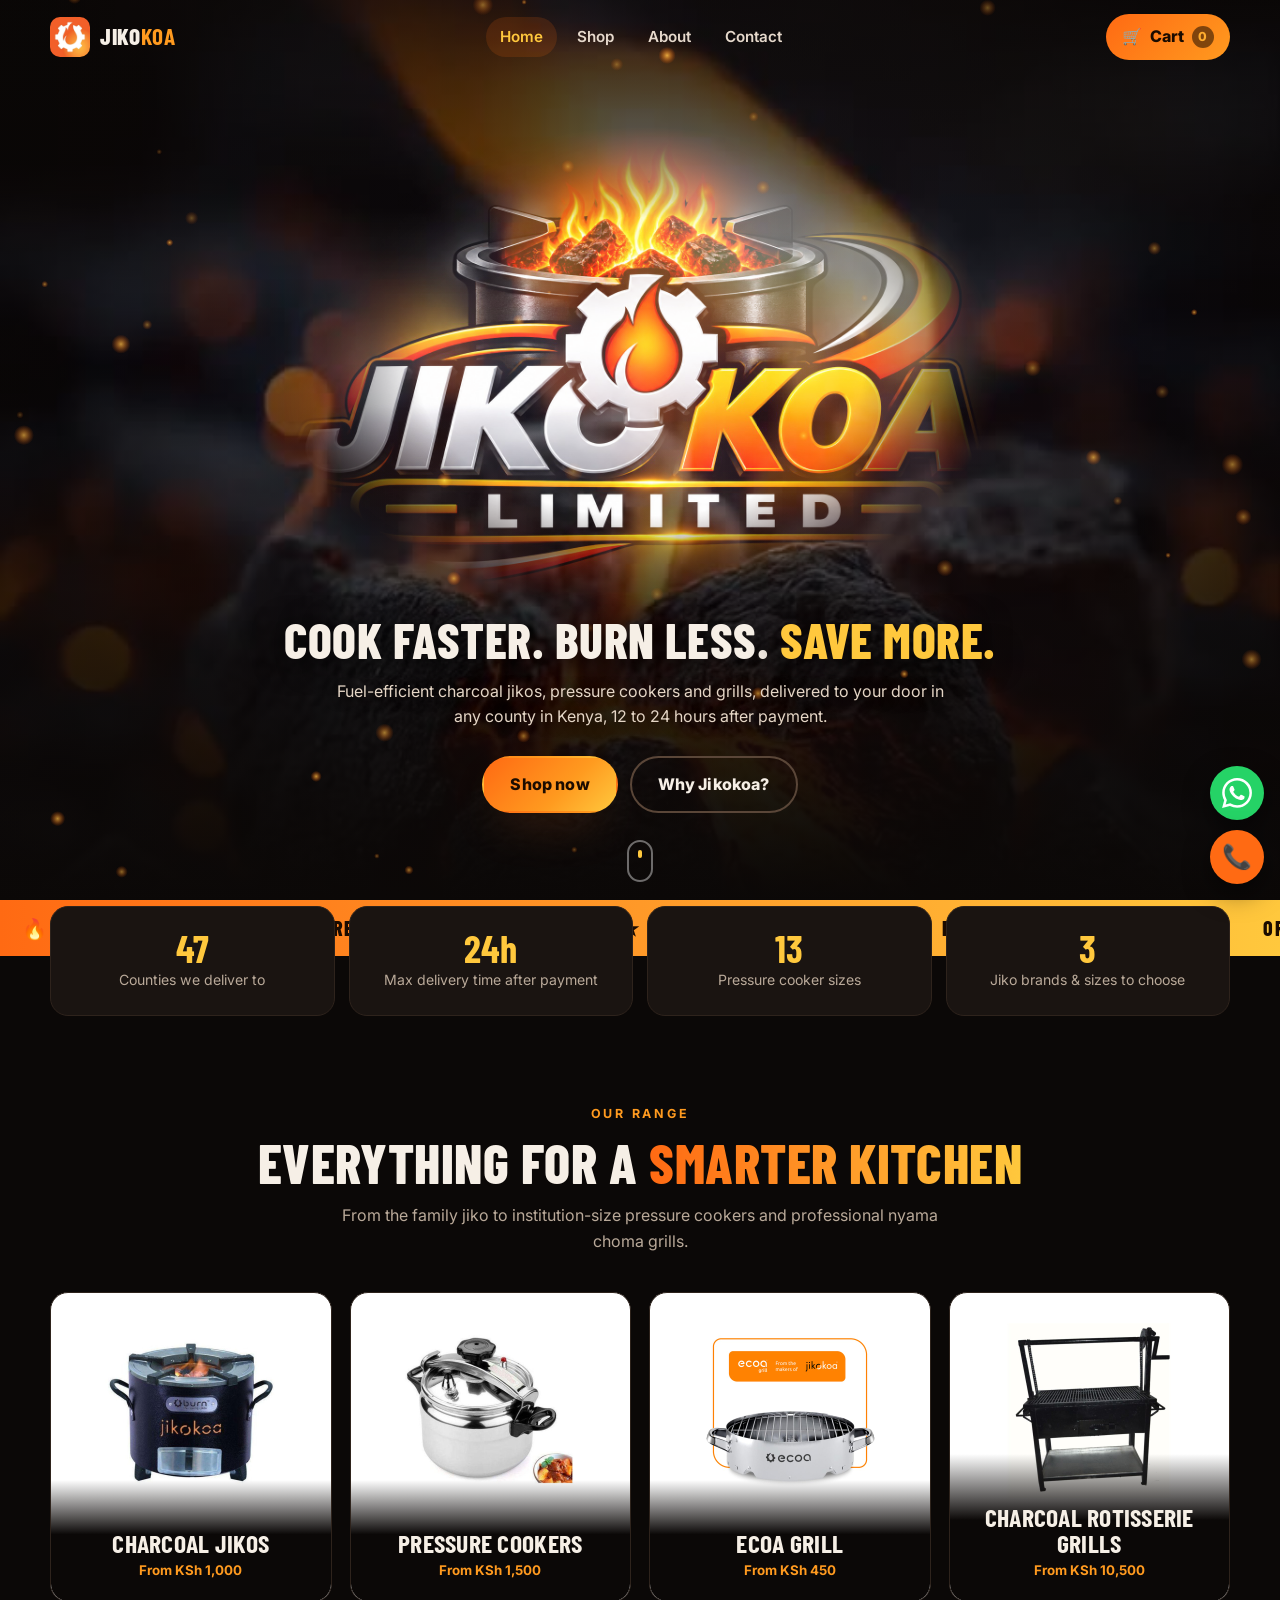
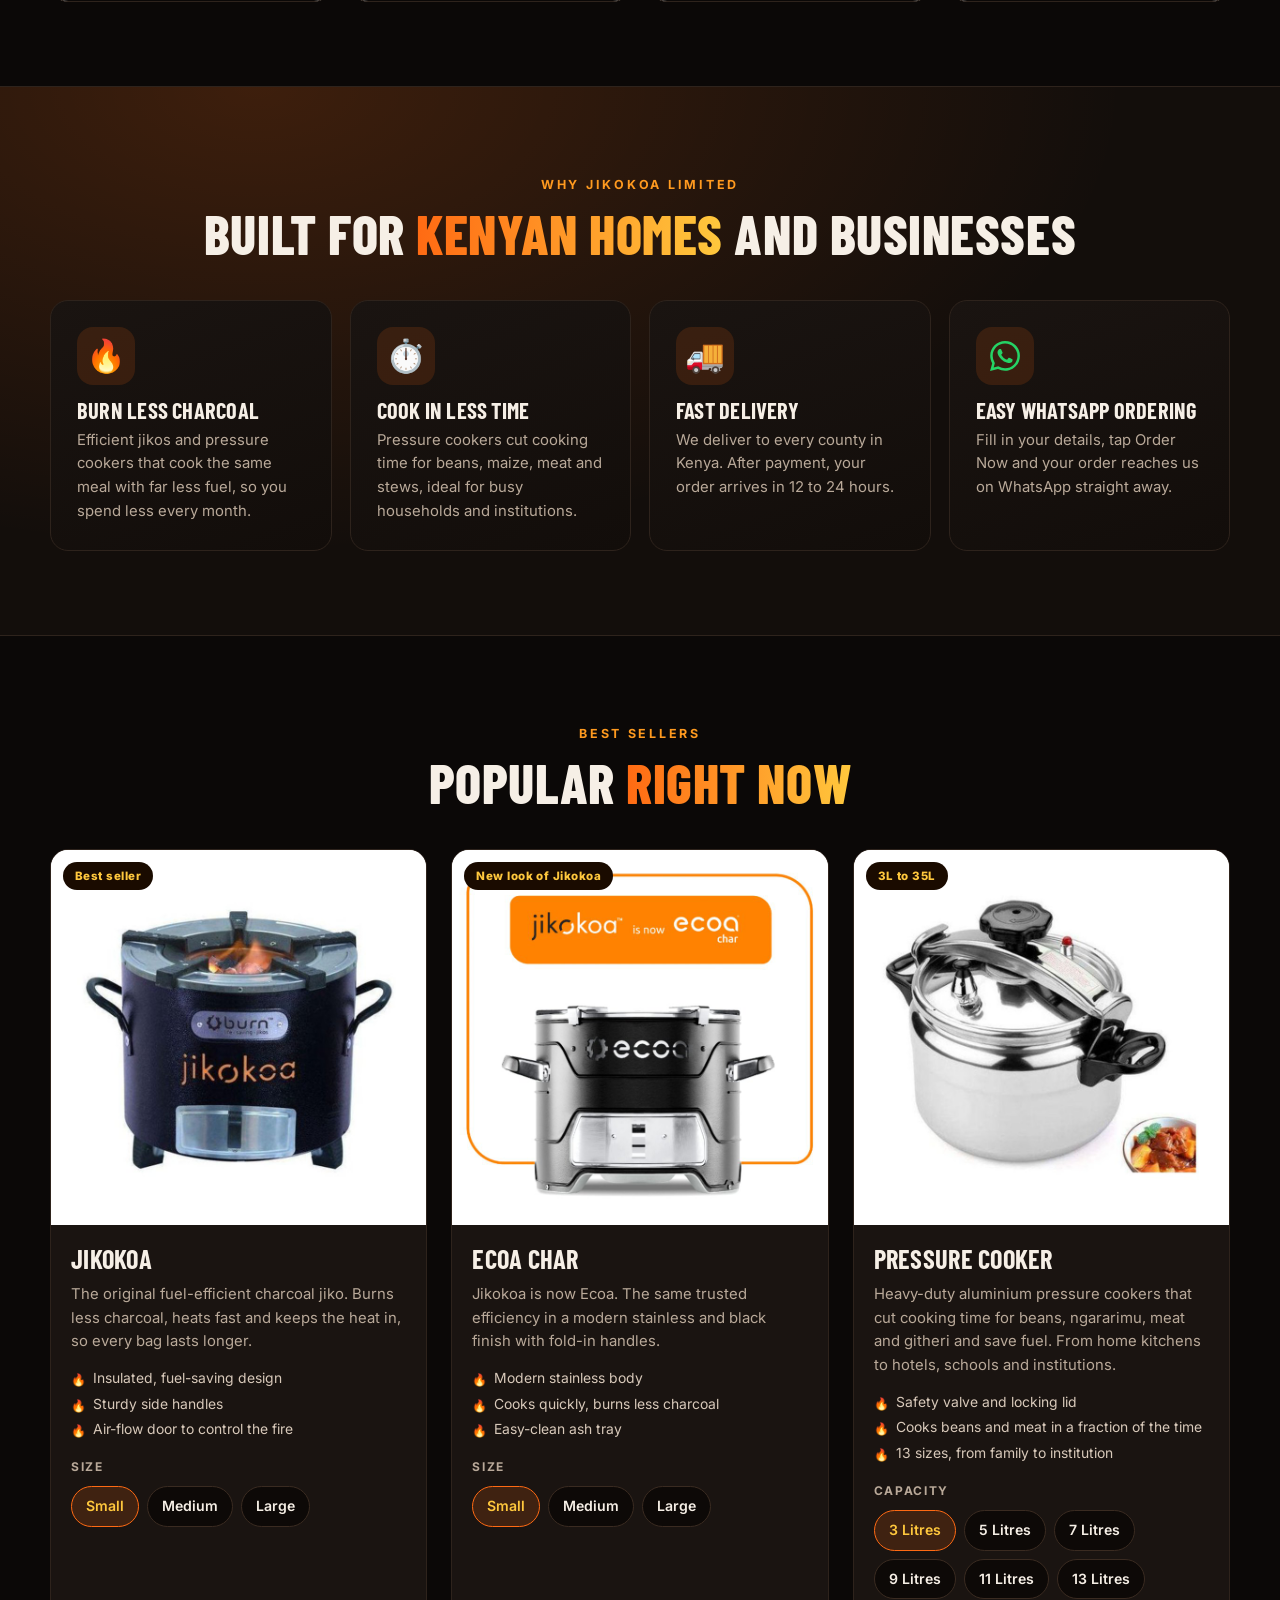
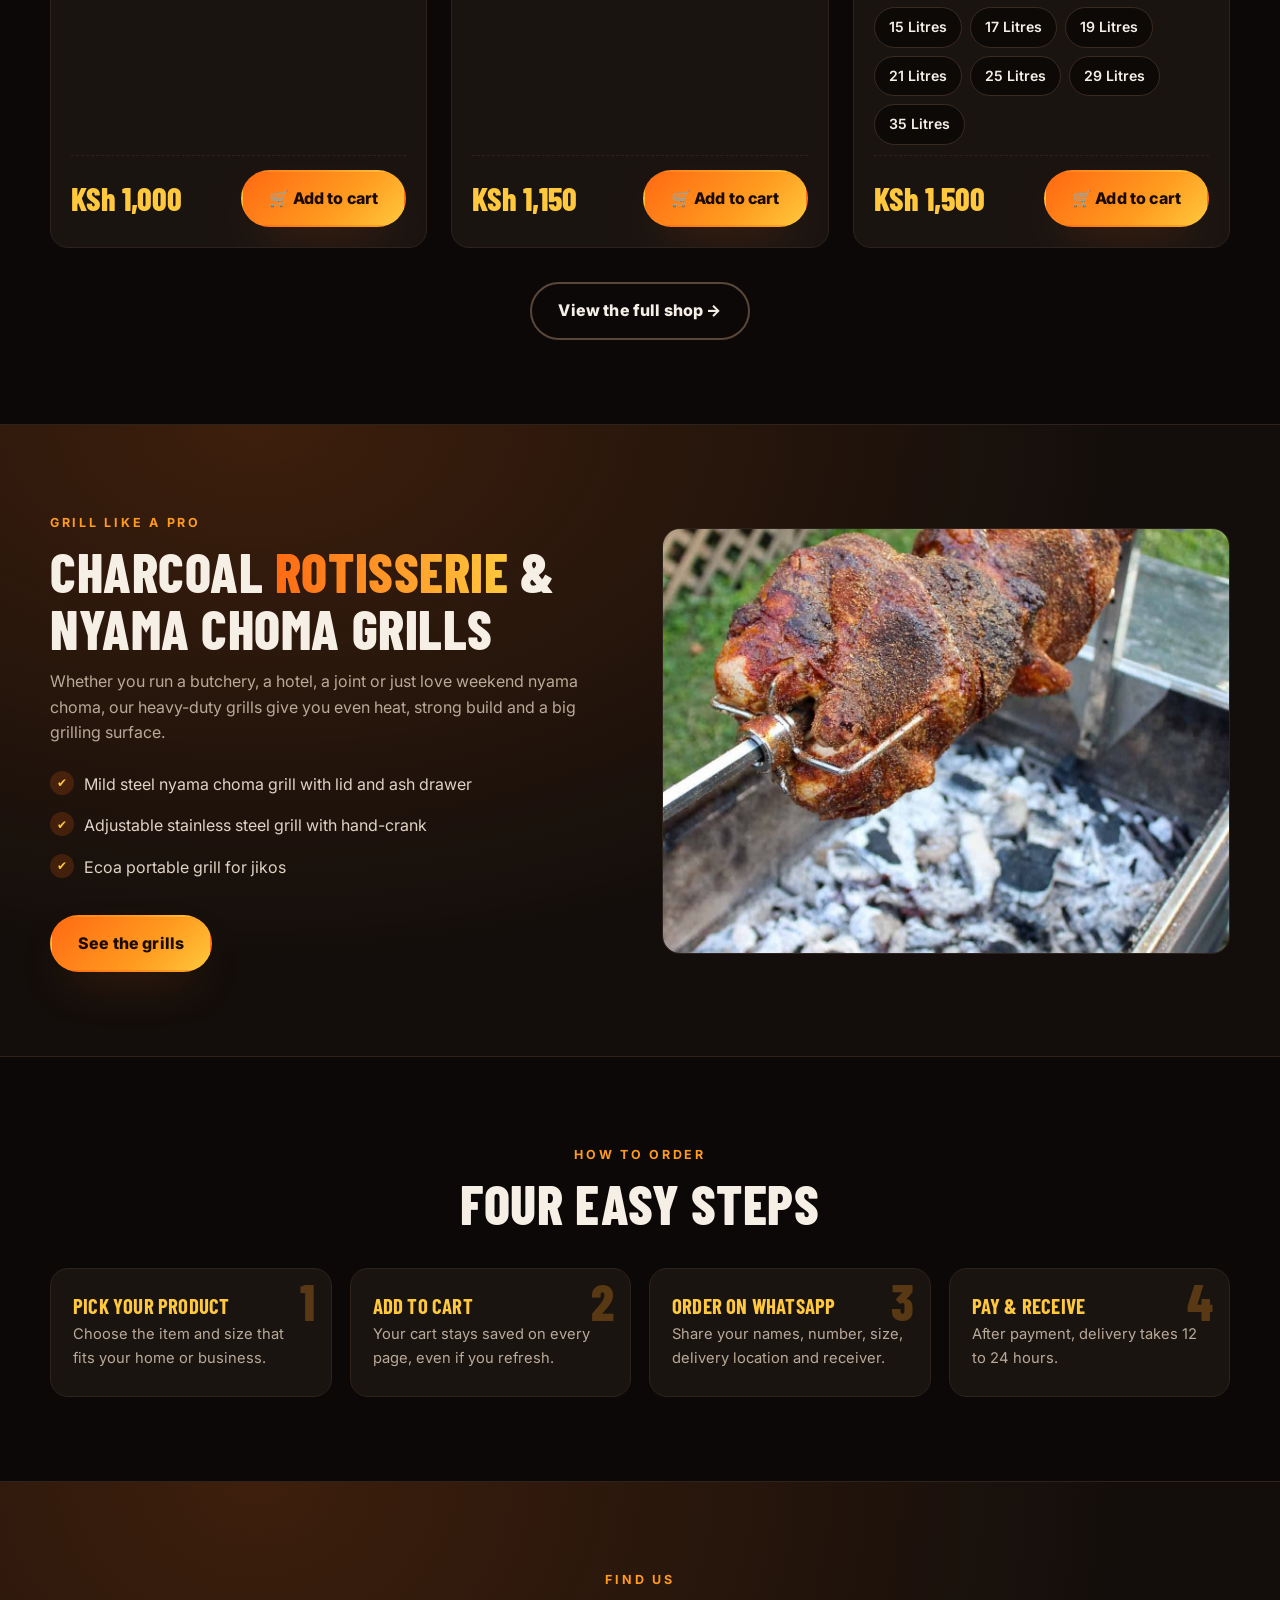
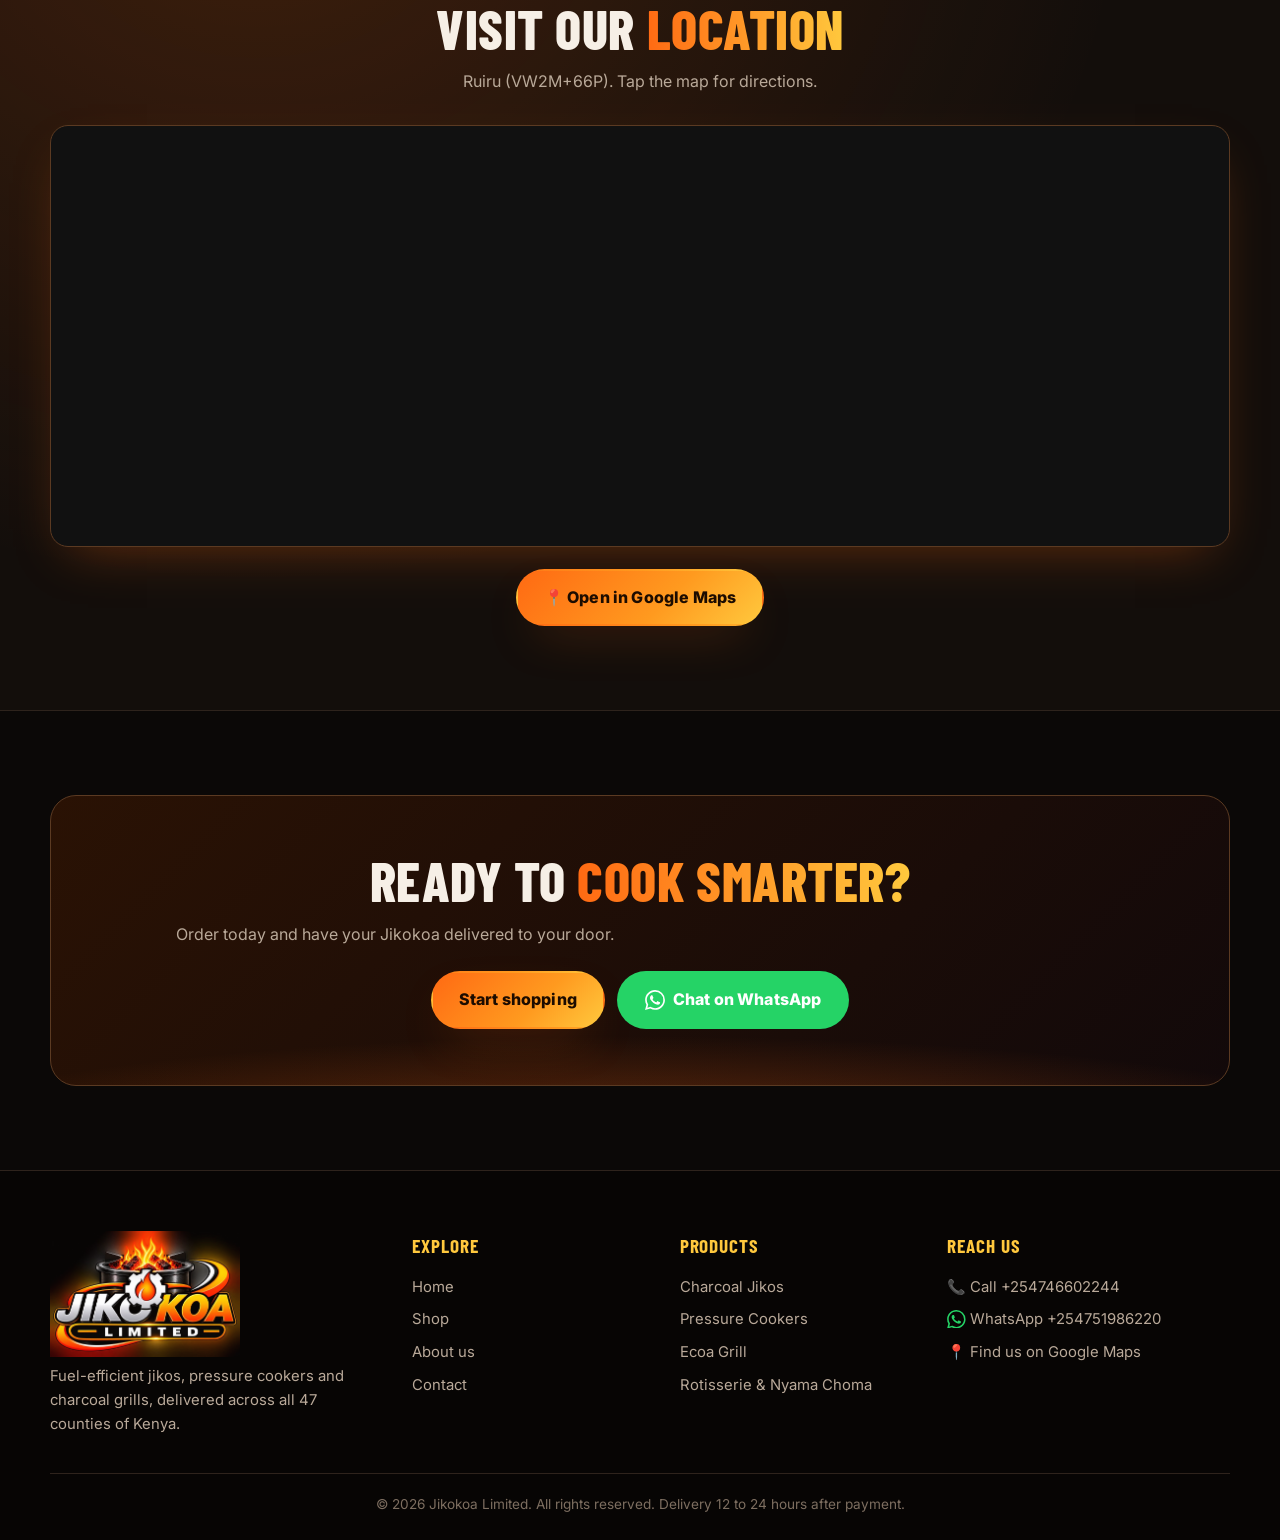
<file: index.html>
<!DOCTYPE html>
<html lang="en">
<head>
<meta charset="utf-8">
<meta name="viewport" content="width=device-width,initial-scale=1">
<title>Jikokoa Limited | Efficient Jikos, Pressure Cookers & Grills in Kenya</title>
<meta name="description" content="Jikokoa Limited sells fuel-efficient charcoal jikos, Ecoa stoves, pressure cookers and charcoal grills with delivery across all 47 counties in Kenya.">
<meta name="theme-color" content="#0b0807">
<meta property="og:title" content="Jikokoa Limited | Efficient Jikos, Pressure Cookers & Grills in Kenya">
<meta property="og:description" content="Jikokoa Limited sells fuel-efficient charcoal jikos, Ecoa stoves, pressure cookers and charcoal grills with delivery across all 47 counties in Kenya.">
<meta property="og:type" content="website">
<meta property="og:site_name" content="Jikokoa Limited">
<meta property="og:url" content="https://jikokoa.com/">
<meta property="og:image" content="https://jikokoa.com/assets/img/logo.jpg">
<meta property="og:image:width" content="1536">
<meta property="og:image:height" content="1024">
<meta name="twitter:card" content="summary_large_image">
<meta name="twitter:image" content="https://jikokoa.com/assets/img/logo.jpg">
<link rel="canonical" href="https://jikokoa.com/">
<meta name="robots" content="index,follow,max-image-preview:large">
<link rel="icon" href="https://jikokoa.com/favicon.ico" sizes="any">
<link rel="icon" type="image/png" sizes="48x48" href="https://jikokoa.com/assets/img/favicon-48.png">
<link rel="icon" type="image/png" sizes="192x192" href="https://jikokoa.com/assets/img/favicon-192.png">
<link rel="apple-touch-icon" href="https://jikokoa.com/assets/img/apple-touch-icon.png">
<link rel="manifest" href="https://jikokoa.com/site.webmanifest">
<link rel="preconnect" href="https://fonts.googleapis.com">
<link rel="preconnect" href="https://fonts.gstatic.com" crossorigin>
<link href="https://fonts.googleapis.com/css2?family=Barlow+Condensed:wght@600;700;800&family=Inter:wght@400;500;600;700;800&display=swap" rel="stylesheet">
<link rel="stylesheet" href="css/style.css?v=3">
<script type="application/ld+json">{"@context": "https://schema.org", "@type": "WebSite", "name": "Jikokoa Limited", "alternateName": ["Jikokoa", "Jikokoa Kenya"], "url": "https://jikokoa.com/"}</script><script type="application/ld+json">{"@context": "https://schema.org", "@type": "LocalBusiness", "@id": "https://jikokoa.com/#business", "name": "Jikokoa Limited", "url": "https://jikokoa.com/", "logo": "https://jikokoa.com/assets/img/icon.jpg", "image": "https://jikokoa.com/assets/img/logo.jpg", "telephone": "+254746602244", "description": "Seller of fuel-efficient charcoal jikos, Ecoa and Jikokoa stoves, pressure cookers, induction cooker sets and charcoal grills in Kenya, with delivery to all 47 counties.", "address": {"@type": "PostalAddress", "addressLocality": "Ruiru", "addressRegion": "Kiambu County", "addressCountry": "KE"}, "hasMap": "https://maps.app.goo.gl/tV4WfYy22N3AazrHA", "areaServed": {"@type": "Country", "name": "Kenya"}, "priceRange": "KSh 450 - KSh 25,500", "contactPoint": [{"@type": "ContactPoint", "telephone": "+254746602244", "contactType": "customer service", "areaServed": "KE", "availableLanguage": ["English", "Swahili"]}, {"@type": "ContactPoint", "telephone": "+254751986220", "contactType": "sales", "areaServed": "KE", "availableLanguage": ["English", "Swahili"]}]}</script>
</head>
<body>
<div class="progress"></div>
<header class="site-header">
  <div class="wrap bar">
    <a class="brand" href="./"><img src="assets/img/icon.jpg" alt=""><span>Jiko<b>koa</b></span></a>
    <nav class="nav" aria-label="Main">
      <button class="nav-x no-load" id="navClose" aria-label="Close menu">&times;</button>
      <a href="./" class="active">Home</a>
      <a href="shop">Shop</a>
      <a href="about">About</a>
      <a href="contact">Contact</a>
    </nav>
    <div class="tools">
      <button class="cart-btn" data-open-cart aria-label="Open cart">🛒 <span class="lbl">Cart</span> <span data-cart-count class="zero">0</span></button>
      <button class="burger" id="burger" aria-label="Menu" aria-expanded="false">☰</button>
    </div>
  </div>
</header>
<div class="nav-scrim" id="navScrim"></div>

<main>
<section class="hero">
  <video class="hero-video" autoplay muted loop playsinline preload="auto" poster="assets/img/hero-poster.jpg"><source src="assets/video/hero.mp4" type="video/mp4"></video>
  <canvas class="embers"></canvas>
  <div class="wrap">
    <img class="hero-logo" src="assets/img/logo.jpg" alt="Jikokoa Limited" width="1536" height="1024">
    <h1>Cook faster. Burn less. <em>Save more.</em></h1>
    <p>Fuel-efficient charcoal jikos, pressure cookers and grills, delivered to your door in any county in Kenya, 12 to 24 hours after payment.</p>
    <div class="cta"><a class="btn btn-primary" href="shop">Shop now</a><a class="btn btn-ghost" href="#why">Why Jikokoa?</a></div>
  </div>
  <div class="scroll-cue"></div>
</section>

<div class="marquee" aria-hidden="true"><div>
  <span>🔥 Fuel-saving jikos</span><span>★</span><span>Pressure cookers 3L to 35L</span><span>★</span><span>Charcoal grills</span><span>★</span><span>Delivery in 47 counties</span><span>★</span><span>Order on WhatsApp</span><span>★</span>
  <span>🔥 Fuel-saving jikos</span><span>★</span><span>Pressure cookers 3L to 35L</span><span>★</span><span>Charcoal grills</span><span>★</span><span>Delivery in 47 counties</span><span>★</span><span>Order on WhatsApp</span><span>★</span>
</div></div>

<div class="wrap stats">
  <div class="stat reveal"><b data-count="47">0</b><span>Counties we deliver to</span></div>
  <div class="stat reveal"><b data-count="24" data-suffix="h">0</b><span>Max delivery time after payment</span></div>
  <div class="stat reveal"><b data-count="13">0</b><span>Pressure cooker sizes</span></div>
  <div class="stat reveal"><b data-count="3">0</b><span>Jiko brands &amp; sizes to choose</span></div>
</div>

<section>
  <div class="wrap center">
    <span class="eyebrow">Our range</span>
    <h2 class="title">Everything for a <em>smarter kitchen</em></h2>
    <p class="lead">From the family jiko to institution-size pressure cookers and professional nyama choma grills.</p>
    <div class="cats">
      <a class="cat reveal" href="shop#jikos"><img src="assets/img/jikokoa.jpg" alt="Charcoal jikos"><div><h3>Charcoal Jikos</h3><small>From KSh 1,000</small></div></a>
      <a class="cat reveal" href="shop#cookers"><img src="assets/img/pressure-cooker.jpg" alt="Pressure cookers"><div><h3>Pressure Cookers</h3><small>From KSh 1,500</small></div></a>
      <a class="cat reveal" href="shop#grills"><img src="assets/img/ecoa-grill.jpg" alt="Ecoa grill"><div><h3>Ecoa Grill</h3><small>From KSh 450</small></div></a>
      <a class="cat reveal" href="shop#rotisserie"><img src="assets/img/grill-adjustable.jpg" alt="Charcoal rotisserie grills"><div><h3>Charcoal Rotisserie Grills</h3><small>From KSh 10,500</small></div></a>
    </div>
  </div>
</section>

<section class="band" id="why">
  <div class="wrap">
    <div class="center"><span class="eyebrow">Why Jikokoa Limited</span><h2 class="title">Built for <em>Kenyan homes</em> and businesses</h2></div>
    <div class="features">
      <div class="feat reveal"><div class="ic">🔥</div><h4>Burn less charcoal</h4><p>Efficient jikos and pressure cookers that cook the same meal with far less fuel, so you spend less every month.</p></div>
      <div class="feat reveal"><div class="ic">⏱️</div><h4>Cook in less time</h4><p>Pressure cookers cut cooking time for beans, maize, meat and stews, ideal for busy households and institutions.</p></div>
      <div class="feat reveal"><div class="ic">🚚</div><h4>Fast delivery</h4><p>We deliver to every county in Kenya. After payment, your order arrives in 12 to 24 hours.</p></div>
      <div class="feat reveal"><div class="ic wa-ic"><svg class="wai" viewBox="0 0 24 24" aria-hidden="true"><path d="M17.472 14.382c-.297-.149-1.758-.867-2.03-.967-.273-.099-.471-.148-.67.15-.197.297-.767.966-.94 1.164-.173.199-.347.223-.644.075-.297-.15-1.255-.463-2.39-1.475-.883-.788-1.48-1.761-1.653-2.059-.173-.297-.018-.458.13-.606.134-.133.298-.347.446-.52.149-.174.198-.298.298-.497.099-.198.05-.371-.025-.52-.075-.149-.669-1.612-.916-2.207-.242-.579-.487-.5-.669-.51-.173-.008-.371-.01-.57-.01-.198 0-.52.074-.792.372-.272.297-1.04 1.016-1.04 2.479 0 1.462 1.065 2.875 1.213 3.074.149.198 2.096 3.2 5.077 4.487.709.306 1.262.489 1.694.625.712.227 1.36.195 1.871.118.571-.085 1.758-.719 2.006-1.413.248-.694.248-1.289.173-1.413-.074-.124-.272-.198-.57-.347m-5.421 7.403h-.004a9.87 9.87 0 01-5.031-1.378l-.361-.214-3.741.982.998-3.648-.235-.374a9.86 9.86 0 01-1.51-5.26c.001-5.45 4.436-9.884 9.888-9.884 2.64 0 5.122 1.03 6.988 2.898a9.825 9.825 0 012.893 6.994c-.003 5.45-4.437 9.884-9.885 9.884m8.413-18.297A11.815 11.815 0 0012.05 0C5.495 0 .16 5.335.157 11.892c0 2.096.547 4.142 1.588 5.945L.057 24l6.305-1.654a11.882 11.882 0 005.683 1.448h.005c6.554 0 11.89-5.335 11.893-11.893a11.821 11.821 0 00-3.48-8.413Z"/></svg></div><h4>Easy WhatsApp ordering</h4><p>Fill in your details, tap Order Now and your order reaches us on WhatsApp straight away.</p></div>
    </div>
  </div>
</section>

<section>
  <div class="wrap">
    <div class="center"><span class="eyebrow">Best sellers</span><h2 class="title">Popular <em>right now</em></h2></div>
    <div class="grid" id="featured" style="margin-top:38px"></div>
    <div class="center" style="margin-top:34px"><a class="btn btn-ghost" href="shop">View the full shop →</a></div>
  </div>
</section>

<section class="band">
  <div class="wrap split">
    <div class="reveal">
      <span class="eyebrow">Grill like a pro</span>
      <h2 class="title">Charcoal <em>rotisserie</em> &amp; nyama choma grills</h2>
      <p class="lead">Whether you run a butchery, a hotel, a joint or just love weekend nyama choma, our heavy-duty grills give you even heat, strong build and a big grilling surface.</p>
      <ul class="ticks" style="margin:18px 0 26px"><li>Mild steel nyama choma grill with lid and ash drawer</li><li>Adjustable stainless steel grill with hand-crank</li><li>Ecoa portable grill for jikos</li></ul>
      <a class="btn btn-primary" href="shop#rotisserie">See the grills</a>
    </div>
    <div class="gallery reveal" style="grid-template-columns:1fr;margin:0"><img src="assets/img/rotisserie-chicken.jpg" alt="Rotisserie chicken over charcoal" loading="lazy" style="aspect-ratio:4/3;min-height:0"></div>
  </div>
</section>

<section>
  <div class="wrap center">
    <span class="eyebrow">How to order</span>
    <h2 class="title">Four easy steps</h2>
    <div class="steps" style="text-align:left">
      <div class="step reveal"><h4>Pick your product</h4><p>Choose the item and size that fits your home or business.</p></div>
      <div class="step reveal"><h4>Add to cart</h4><p>Your cart stays saved on every page, even if you refresh.</p></div>
      <div class="step reveal"><h4>Order on WhatsApp</h4><p>Share your names, number, size, delivery location and receiver.</p></div>
      <div class="step reveal"><h4>Pay &amp; receive</h4><p>After payment, delivery takes 12 to 24 hours.</p></div>
    </div>
  </div>
</section>

<section class="band" id="find-us">
  <div class="wrap">
    <div class="center"><span class="eyebrow">Find us</span><h2 class="title">Visit our <em>location</em></h2><p class="lead">Ruiru (VW2M+66P). Tap the map for directions.</p></div>
    <div class="mapbox reveal"><iframe title="Jikokoa Limited location map" src="https://www.google.com/maps?q=VW2M%2B66P+BURN+Manufacturing,+Ruiru&hl=en&z=17&output=embed" loading="lazy" referrerpolicy="no-referrer-when-downgrade" allowfullscreen></iframe></div>
    <div class="center" style="margin-top:22px"><a class="btn btn-primary no-load" target="_blank" rel="noopener" href="https://maps.app.goo.gl/tV4WfYy22N3AazrHA?g_st=ac">📍 Open in Google Maps</a></div>
  </div>
</section>

<section>
  <div class="wrap">
    <div class="cta-box reveal">
      <h2 class="title">Ready to <em>cook smarter?</em></h2>
      <p class="lead">Order today and have your Jikokoa delivered to your door.</p>
      <div class="cta" style="margin-top:24px"><a class="btn btn-primary" href="shop">Start shopping</a><a class="btn btn-wa no-load" target="_blank" rel="noopener" href="https://wa.me/254751986220"><svg class="wai" viewBox="0 0 24 24" aria-hidden="true"><path d="M17.472 14.382c-.297-.149-1.758-.867-2.03-.967-.273-.099-.471-.148-.67.15-.197.297-.767.966-.94 1.164-.173.199-.347.223-.644.075-.297-.15-1.255-.463-2.39-1.475-.883-.788-1.48-1.761-1.653-2.059-.173-.297-.018-.458.13-.606.134-.133.298-.347.446-.52.149-.174.198-.298.298-.497.099-.198.05-.371-.025-.52-.075-.149-.669-1.612-.916-2.207-.242-.579-.487-.5-.669-.51-.173-.008-.371-.01-.57-.01-.198 0-.52.074-.792.372-.272.297-1.04 1.016-1.04 2.479 0 1.462 1.065 2.875 1.213 3.074.149.198 2.096 3.2 5.077 4.487.709.306 1.262.489 1.694.625.712.227 1.36.195 1.871.118.571-.085 1.758-.719 2.006-1.413.248-.694.248-1.289.173-1.413-.074-.124-.272-.198-.57-.347m-5.421 7.403h-.004a9.87 9.87 0 01-5.031-1.378l-.361-.214-3.741.982.998-3.648-.235-.374a9.86 9.86 0 01-1.51-5.26c.001-5.45 4.436-9.884 9.888-9.884 2.64 0 5.122 1.03 6.988 2.898a9.825 9.825 0 012.893 6.994c-.003 5.45-4.437 9.884-9.885 9.884m8.413-18.297A11.815 11.815 0 0012.05 0C5.495 0 .16 5.335.157 11.892c0 2.096.547 4.142 1.588 5.945L.057 24l6.305-1.654a11.882 11.882 0 005.683 1.448h.005c6.554 0 11.89-5.335 11.893-11.893a11.821 11.821 0 00-3.48-8.413Z"/></svg> Chat on WhatsApp</a></div>
    </div>
  </div>
</section>
</main>

<footer>
  <div class="wrap">
    <div class="fgrid">
      <div><img class="flogo" src="assets/img/logo-sm.jpg" alt="Jikokoa Limited"><p>Fuel-efficient jikos, pressure cookers and charcoal grills, delivered across all 47 counties of Kenya.</p></div>
      <div><h5>Explore</h5><ul><li><a href="./">Home</a></li><li><a href="shop">Shop</a></li><li><a href="about">About us</a></li><li><a href="contact">Contact</a></li></ul></div>
      <div><h5>Products</h5><ul><li><a href="shop#jikos">Charcoal Jikos</a></li><li><a href="shop#cookers">Pressure Cookers</a></li><li><a href="shop#grills">Ecoa Grill</a></li><li><a href="shop#rotisserie">Rotisserie &amp; Nyama Choma</a></li></ul></div>
      <div><h5>Reach us</h5><ul><li><a class="no-load" href="tel:+254746602244">📞 Call +254746602244</a></li><li><a class="no-load" target="_blank" rel="noopener" href="https://wa.me/254751986220"><svg class="wai" viewBox="0 0 24 24" aria-hidden="true"><path d="M17.472 14.382c-.297-.149-1.758-.867-2.03-.967-.273-.099-.471-.148-.67.15-.197.297-.767.966-.94 1.164-.173.199-.347.223-.644.075-.297-.15-1.255-.463-2.39-1.475-.883-.788-1.48-1.761-1.653-2.059-.173-.297-.018-.458.13-.606.134-.133.298-.347.446-.52.149-.174.198-.298.298-.497.099-.198.05-.371-.025-.52-.075-.149-.669-1.612-.916-2.207-.242-.579-.487-.5-.669-.51-.173-.008-.371-.01-.57-.01-.198 0-.52.074-.792.372-.272.297-1.04 1.016-1.04 2.479 0 1.462 1.065 2.875 1.213 3.074.149.198 2.096 3.2 5.077 4.487.709.306 1.262.489 1.694.625.712.227 1.36.195 1.871.118.571-.085 1.758-.719 2.006-1.413.248-.694.248-1.289.173-1.413-.074-.124-.272-.198-.57-.347m-5.421 7.403h-.004a9.87 9.87 0 01-5.031-1.378l-.361-.214-3.741.982.998-3.648-.235-.374a9.86 9.86 0 01-1.51-5.26c.001-5.45 4.436-9.884 9.888-9.884 2.64 0 5.122 1.03 6.988 2.898a9.825 9.825 0 012.893 6.994c-.003 5.45-4.437 9.884-9.885 9.884m8.413-18.297A11.815 11.815 0 0012.05 0C5.495 0 .16 5.335.157 11.892c0 2.096.547 4.142 1.588 5.945L.057 24l6.305-1.654a11.882 11.882 0 005.683 1.448h.005c6.554 0 11.89-5.335 11.893-11.893a11.821 11.821 0 00-3.48-8.413Z"/></svg> WhatsApp +254751986220</a></li><li><a class="no-load" target="_blank" rel="noopener" href="https://maps.app.goo.gl/tV4WfYy22N3AazrHA?g_st=ac">📍 Find us on Google Maps</a></li></ul></div>
    </div>
    <div class="copy">&copy; <span id="yr">2026</span> Jikokoa Limited. All rights reserved. Delivery 12 to 24 hours after payment.</div>
  </div>
</footer>
<div class="fab">
  <a class="wa no-load" target="_blank" rel="noopener" href="https://wa.me/254751986220?text=Hello%20Jikokoa%20Limited%2C%20I%20need%20help%20with%20an%20order." aria-label="Chat on WhatsApp"><svg class="wai" viewBox="0 0 24 24" aria-hidden="true"><path d="M17.472 14.382c-.297-.149-1.758-.867-2.03-.967-.273-.099-.471-.148-.67.15-.197.297-.767.966-.94 1.164-.173.199-.347.223-.644.075-.297-.15-1.255-.463-2.39-1.475-.883-.788-1.48-1.761-1.653-2.059-.173-.297-.018-.458.13-.606.134-.133.298-.347.446-.52.149-.174.198-.298.298-.497.099-.198.05-.371-.025-.52-.075-.149-.669-1.612-.916-2.207-.242-.579-.487-.5-.669-.51-.173-.008-.371-.01-.57-.01-.198 0-.52.074-.792.372-.272.297-1.04 1.016-1.04 2.479 0 1.462 1.065 2.875 1.213 3.074.149.198 2.096 3.2 5.077 4.487.709.306 1.262.489 1.694.625.712.227 1.36.195 1.871.118.571-.085 1.758-.719 2.006-1.413.248-.694.248-1.289.173-1.413-.074-.124-.272-.198-.57-.347m-5.421 7.403h-.004a9.87 9.87 0 01-5.031-1.378l-.361-.214-3.741.982.998-3.648-.235-.374a9.86 9.86 0 01-1.51-5.26c.001-5.45 4.436-9.884 9.888-9.884 2.64 0 5.122 1.03 6.988 2.898a9.825 9.825 0 012.893 6.994c-.003 5.45-4.437 9.884-9.885 9.884m8.413-18.297A11.815 11.815 0 0012.05 0C5.495 0 .16 5.335.157 11.892c0 2.096.547 4.142 1.588 5.945L.057 24l6.305-1.654a11.882 11.882 0 005.683 1.448h.005c6.554 0 11.89-5.335 11.893-11.893a11.821 11.821 0 00-3.48-8.413Z"/></svg></a>
  <a class="call no-load" href="tel:+254746602244" aria-label="Call us">📞</a>
</div>
<script>document.getElementById("yr").textContent=new Date().getFullYear();</script>
<script src="js/products.js?v=3"></script>
<script src="js/main.js?v=3"></script>
<script src="js/orders.js?v=3"></script>

<script>
  var feat = ["jikokoa","ecoa","pressure-cooker"].map(function(id){return JK_PRODUCTS.filter(function(p){return p.id===id})[0]});
  JKRenderProducts(document.getElementById("featured"), feat);
</script>
</body></html>
</file>
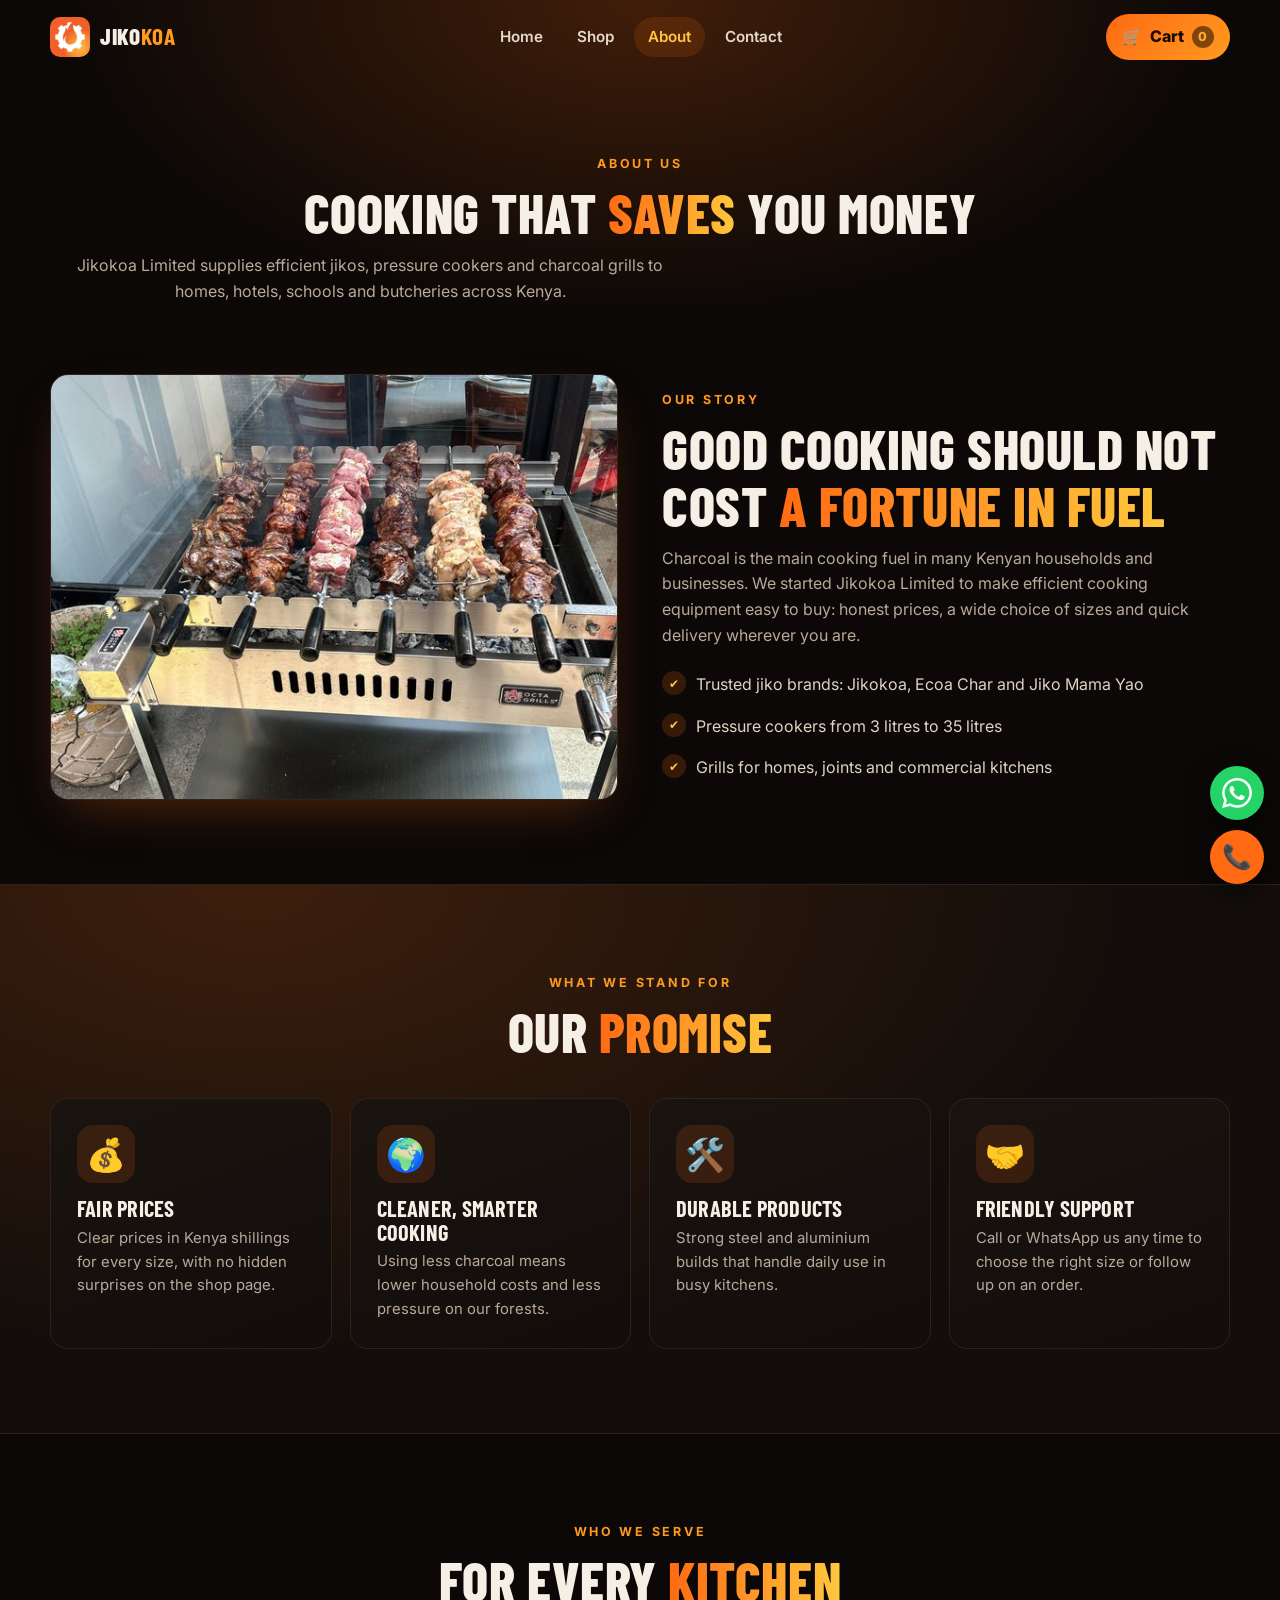
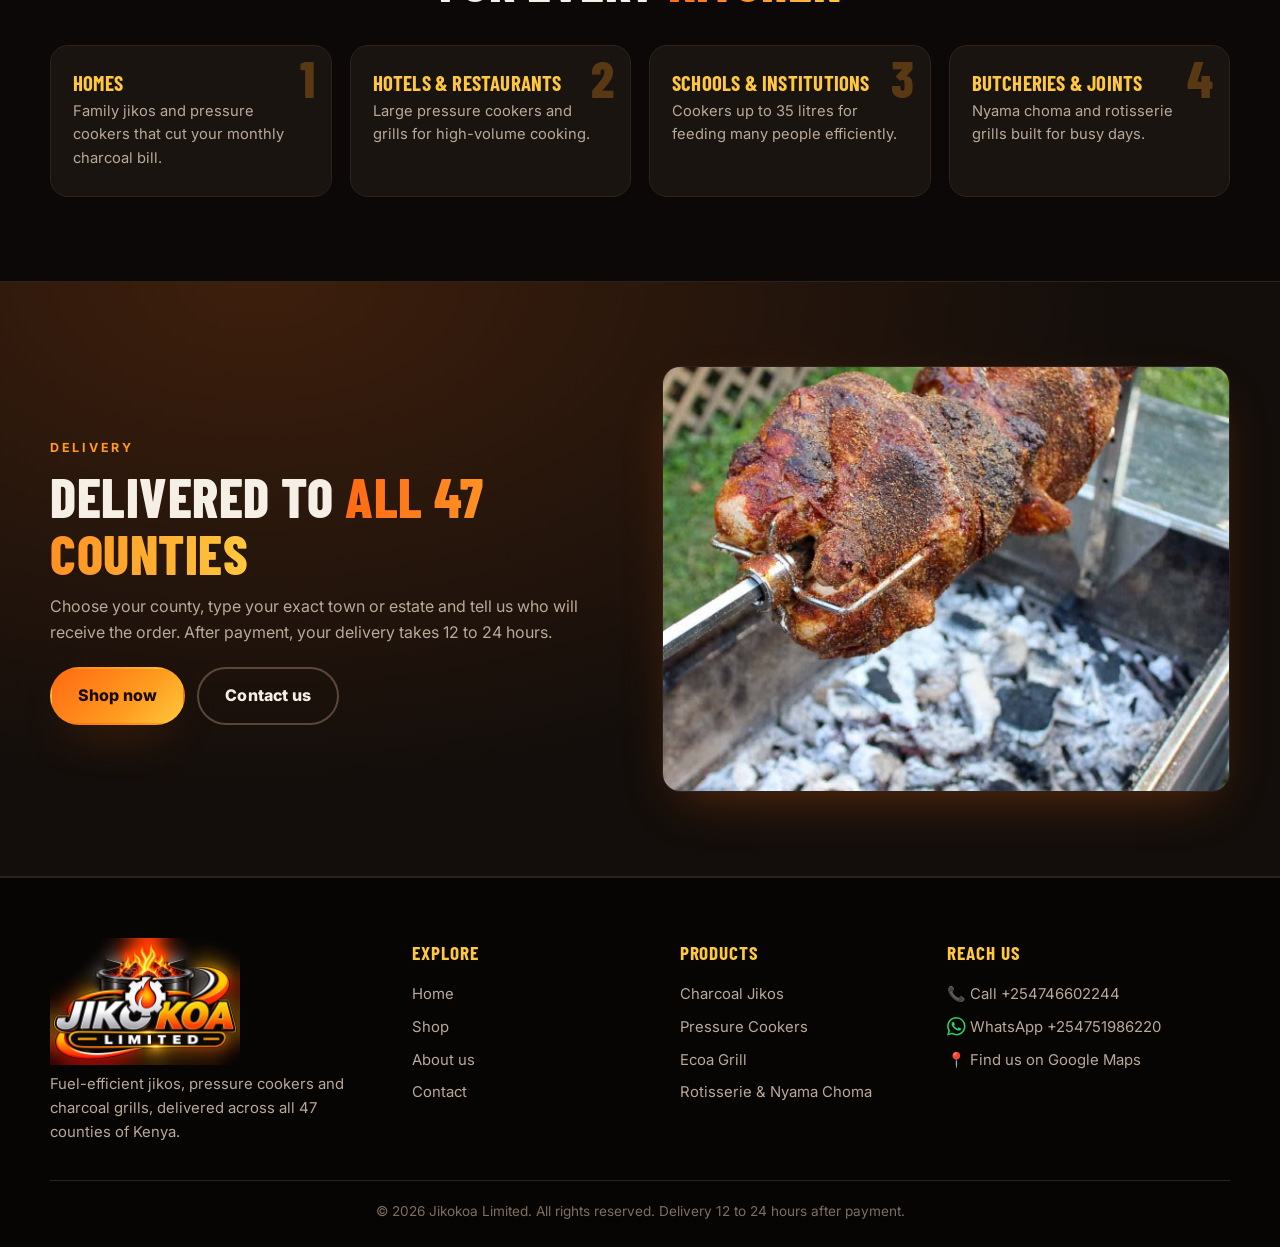
<file: about.html>
<!DOCTYPE html>
<html lang="en">
<head>
<meta charset="utf-8">
<meta name="viewport" content="width=device-width,initial-scale=1">
<title>About Us | Jikokoa Limited</title>
<meta name="description" content="Learn about Jikokoa Limited, our mission to bring fuel-efficient cooking and quality grills to every Kenyan home and business.">
<meta name="theme-color" content="#0b0807">
<meta property="og:title" content="About Us | Jikokoa Limited">
<meta property="og:description" content="Learn about Jikokoa Limited, our mission to bring fuel-efficient cooking and quality grills to every Kenyan home and business.">
<meta property="og:type" content="website">
<meta property="og:site_name" content="Jikokoa Limited">
<meta property="og:url" content="https://jikokoa.com/about">
<meta property="og:image" content="https://jikokoa.com/assets/img/logo.jpg">
<meta property="og:image:width" content="1536">
<meta property="og:image:height" content="1024">
<meta name="twitter:card" content="summary_large_image">
<meta name="twitter:image" content="https://jikokoa.com/assets/img/logo.jpg">
<link rel="canonical" href="https://jikokoa.com/about">
<meta name="robots" content="index,follow,max-image-preview:large">
<link rel="icon" href="https://jikokoa.com/favicon.ico" sizes="any">
<link rel="icon" type="image/png" sizes="48x48" href="https://jikokoa.com/assets/img/favicon-48.png">
<link rel="icon" type="image/png" sizes="192x192" href="https://jikokoa.com/assets/img/favicon-192.png">
<link rel="apple-touch-icon" href="https://jikokoa.com/assets/img/apple-touch-icon.png">
<link rel="manifest" href="https://jikokoa.com/site.webmanifest">
<link rel="preconnect" href="https://fonts.googleapis.com">
<link rel="preconnect" href="https://fonts.gstatic.com" crossorigin>
<link href="https://fonts.googleapis.com/css2?family=Barlow+Condensed:wght@600;700;800&family=Inter:wght@400;500;600;700;800&display=swap" rel="stylesheet">
<link rel="stylesheet" href="css/style.css?v=3">

</head>
<body>
<div class="progress"></div>
<header class="site-header">
  <div class="wrap bar">
    <a class="brand" href="./"><img src="assets/img/icon.jpg" alt=""><span>Jiko<b>koa</b></span></a>
    <nav class="nav" aria-label="Main">
      <button class="nav-x no-load" id="navClose" aria-label="Close menu">&times;</button>
      <a href="./">Home</a>
      <a href="shop">Shop</a>
      <a href="about" class="active">About</a>
      <a href="contact">Contact</a>
    </nav>
    <div class="tools">
      <button class="cart-btn" data-open-cart aria-label="Open cart">🛒 <span class="lbl">Cart</span> <span data-cart-count class="zero">0</span></button>
      <button class="burger" id="burger" aria-label="Menu" aria-expanded="false">☰</button>
    </div>
  </div>
</header>
<div class="nav-scrim" id="navScrim"></div>

<main>
<section class="page-hero"><div class="wrap"><span class="eyebrow">About us</span><h1 class="title">Cooking that <em>saves</em> you money</h1><p class="lead">Jikokoa Limited supplies efficient jikos, pressure cookers and charcoal grills to homes, hotels, schools and butcheries across Kenya.</p></div></section>

<section style="padding-top:20px">
  <div class="wrap split">
    <img class="photo reveal" src="assets/img/rotisserie-skewers.jpg" alt="Skewers grilling over charcoal" loading="lazy">
    <div class="reveal">
      <span class="eyebrow">Our story</span>
      <h2 class="title">Good cooking should not cost <em>a fortune in fuel</em></h2>
      <p class="lead">Charcoal is the main cooking fuel in many Kenyan households and businesses. We started Jikokoa Limited to make efficient cooking equipment easy to buy: honest prices, a wide choice of sizes and quick delivery wherever you are.</p>
      <ul class="ticks" style="margin-top:16px"><li>Trusted jiko brands: Jikokoa, Ecoa Char and Jiko Mama Yao</li><li>Pressure cookers from 3 litres to 35 litres</li><li>Grills for homes, joints and commercial kitchens</li></ul>
    </div>
  </div>
</section>

<section class="band">
  <div class="wrap">
    <div class="center"><span class="eyebrow">What we stand for</span><h2 class="title">Our <em>promise</em></h2></div>
    <div class="features">
      <div class="feat reveal"><div class="ic">💰</div><h4>Fair prices</h4><p>Clear prices in Kenya shillings for every size, with no hidden surprises on the shop page.</p></div>
      <div class="feat reveal"><div class="ic">🌍</div><h4>Cleaner, smarter cooking</h4><p>Using less charcoal means lower household costs and less pressure on our forests.</p></div>
      <div class="feat reveal"><div class="ic">🛠️</div><h4>Durable products</h4><p>Strong steel and aluminium builds that handle daily use in busy kitchens.</p></div>
      <div class="feat reveal"><div class="ic">🤝</div><h4>Friendly support</h4><p>Call or WhatsApp us any time to choose the right size or follow up on an order.</p></div>
    </div>
  </div>
</section>

<section>
  <div class="wrap center">
    <span class="eyebrow">Who we serve</span><h2 class="title">For every <em>kitchen</em></h2>
    <div class="steps" style="text-align:left">
      <div class="step reveal"><h4>Homes</h4><p>Family jikos and pressure cookers that cut your monthly charcoal bill.</p></div>
      <div class="step reveal"><h4>Hotels &amp; restaurants</h4><p>Large pressure cookers and grills for high-volume cooking.</p></div>
      <div class="step reveal"><h4>Schools &amp; institutions</h4><p>Cookers up to 35 litres for feeding many people efficiently.</p></div>
      <div class="step reveal"><h4>Butcheries &amp; joints</h4><p>Nyama choma and rotisserie grills built for busy days.</p></div>
    </div>
  </div>
</section>

<section class="band">
  <div class="wrap">
    <div class="split">
      <div class="reveal"><span class="eyebrow">Delivery</span><h2 class="title">Delivered to <em>all 47 counties</em></h2>
      <p class="lead">Choose your county, type your exact town or estate and tell us who will receive the order. After payment, your delivery takes 12 to 24 hours.</p>
      <div class="cta" style="justify-content:flex-start;margin-top:22px"><a class="btn btn-primary" href="shop">Shop now</a><a class="btn btn-ghost" href="contact">Contact us</a></div></div>
      <img class="photo reveal" src="assets/img/rotisserie-chicken.jpg" alt="Charcoal roasted chicken" loading="lazy">
    </div>
  </div>
</section>
</main>

<footer>
  <div class="wrap">
    <div class="fgrid">
      <div><img class="flogo" src="assets/img/logo-sm.jpg" alt="Jikokoa Limited"><p>Fuel-efficient jikos, pressure cookers and charcoal grills, delivered across all 47 counties of Kenya.</p></div>
      <div><h5>Explore</h5><ul><li><a href="./">Home</a></li><li><a href="shop">Shop</a></li><li><a href="about">About us</a></li><li><a href="contact">Contact</a></li></ul></div>
      <div><h5>Products</h5><ul><li><a href="shop#jikos">Charcoal Jikos</a></li><li><a href="shop#cookers">Pressure Cookers</a></li><li><a href="shop#grills">Ecoa Grill</a></li><li><a href="shop#rotisserie">Rotisserie &amp; Nyama Choma</a></li></ul></div>
      <div><h5>Reach us</h5><ul><li><a class="no-load" href="tel:+254746602244">📞 Call +254746602244</a></li><li><a class="no-load" target="_blank" rel="noopener" href="https://wa.me/254751986220"><svg class="wai" viewBox="0 0 24 24" aria-hidden="true"><path d="M17.472 14.382c-.297-.149-1.758-.867-2.03-.967-.273-.099-.471-.148-.67.15-.197.297-.767.966-.94 1.164-.173.199-.347.223-.644.075-.297-.15-1.255-.463-2.39-1.475-.883-.788-1.48-1.761-1.653-2.059-.173-.297-.018-.458.13-.606.134-.133.298-.347.446-.52.149-.174.198-.298.298-.497.099-.198.05-.371-.025-.52-.075-.149-.669-1.612-.916-2.207-.242-.579-.487-.5-.669-.51-.173-.008-.371-.01-.57-.01-.198 0-.52.074-.792.372-.272.297-1.04 1.016-1.04 2.479 0 1.462 1.065 2.875 1.213 3.074.149.198 2.096 3.2 5.077 4.487.709.306 1.262.489 1.694.625.712.227 1.36.195 1.871.118.571-.085 1.758-.719 2.006-1.413.248-.694.248-1.289.173-1.413-.074-.124-.272-.198-.57-.347m-5.421 7.403h-.004a9.87 9.87 0 01-5.031-1.378l-.361-.214-3.741.982.998-3.648-.235-.374a9.86 9.86 0 01-1.51-5.26c.001-5.45 4.436-9.884 9.888-9.884 2.64 0 5.122 1.03 6.988 2.898a9.825 9.825 0 012.893 6.994c-.003 5.45-4.437 9.884-9.885 9.884m8.413-18.297A11.815 11.815 0 0012.05 0C5.495 0 .16 5.335.157 11.892c0 2.096.547 4.142 1.588 5.945L.057 24l6.305-1.654a11.882 11.882 0 005.683 1.448h.005c6.554 0 11.89-5.335 11.893-11.893a11.821 11.821 0 00-3.48-8.413Z"/></svg> WhatsApp +254751986220</a></li><li><a class="no-load" target="_blank" rel="noopener" href="https://maps.app.goo.gl/tV4WfYy22N3AazrHA?g_st=ac">📍 Find us on Google Maps</a></li></ul></div>
    </div>
    <div class="copy">&copy; <span id="yr">2026</span> Jikokoa Limited. All rights reserved. Delivery 12 to 24 hours after payment.</div>
  </div>
</footer>
<div class="fab">
  <a class="wa no-load" target="_blank" rel="noopener" href="https://wa.me/254751986220?text=Hello%20Jikokoa%20Limited%2C%20I%20need%20help%20with%20an%20order." aria-label="Chat on WhatsApp"><svg class="wai" viewBox="0 0 24 24" aria-hidden="true"><path d="M17.472 14.382c-.297-.149-1.758-.867-2.03-.967-.273-.099-.471-.148-.67.15-.197.297-.767.966-.94 1.164-.173.199-.347.223-.644.075-.297-.15-1.255-.463-2.39-1.475-.883-.788-1.48-1.761-1.653-2.059-.173-.297-.018-.458.13-.606.134-.133.298-.347.446-.52.149-.174.198-.298.298-.497.099-.198.05-.371-.025-.52-.075-.149-.669-1.612-.916-2.207-.242-.579-.487-.5-.669-.51-.173-.008-.371-.01-.57-.01-.198 0-.52.074-.792.372-.272.297-1.04 1.016-1.04 2.479 0 1.462 1.065 2.875 1.213 3.074.149.198 2.096 3.2 5.077 4.487.709.306 1.262.489 1.694.625.712.227 1.36.195 1.871.118.571-.085 1.758-.719 2.006-1.413.248-.694.248-1.289.173-1.413-.074-.124-.272-.198-.57-.347m-5.421 7.403h-.004a9.87 9.87 0 01-5.031-1.378l-.361-.214-3.741.982.998-3.648-.235-.374a9.86 9.86 0 01-1.51-5.26c.001-5.45 4.436-9.884 9.888-9.884 2.64 0 5.122 1.03 6.988 2.898a9.825 9.825 0 012.893 6.994c-.003 5.45-4.437 9.884-9.885 9.884m8.413-18.297A11.815 11.815 0 0012.05 0C5.495 0 .16 5.335.157 11.892c0 2.096.547 4.142 1.588 5.945L.057 24l6.305-1.654a11.882 11.882 0 005.683 1.448h.005c6.554 0 11.89-5.335 11.893-11.893a11.821 11.821 0 00-3.48-8.413Z"/></svg></a>
  <a class="call no-load" href="tel:+254746602244" aria-label="Call us">📞</a>
</div>
<script>document.getElementById("yr").textContent=new Date().getFullYear();</script>
<script src="js/products.js?v=3"></script>
<script src="js/main.js?v=3"></script>
<script src="js/orders.js?v=3"></script>
</body></html>
</file>
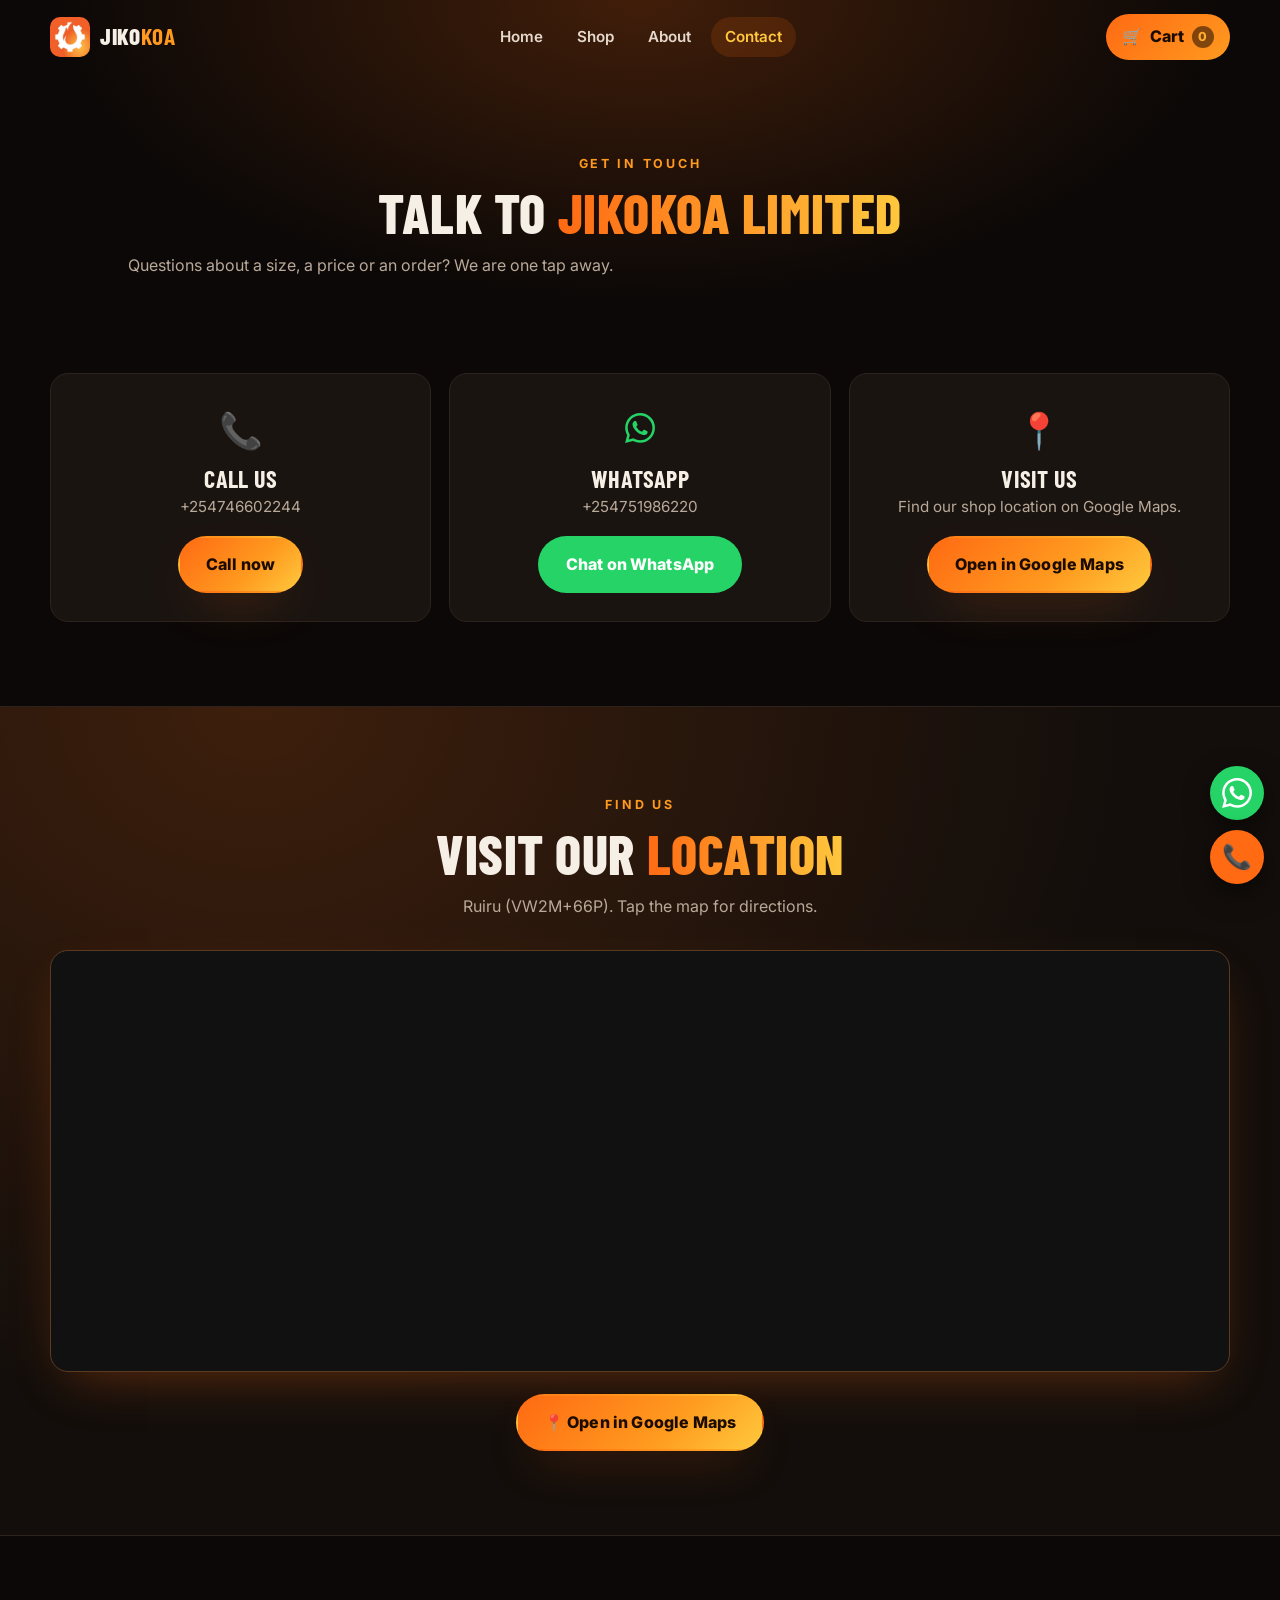
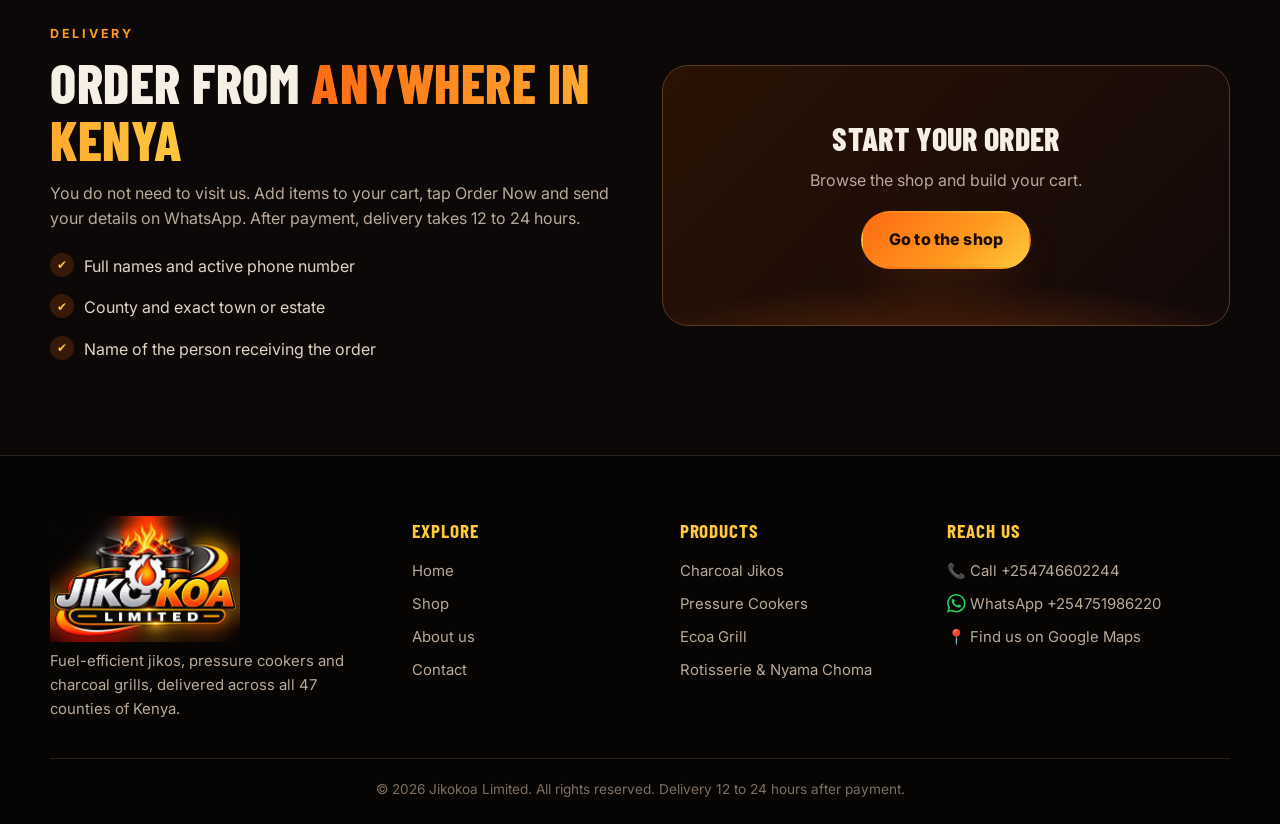
<file: contact.html>
<!DOCTYPE html>
<html lang="en">
<head>
<meta charset="utf-8">
<meta name="viewport" content="width=device-width,initial-scale=1">
<title>Contact & Location | Jikokoa Limited</title>
<meta name="description" content="Call or WhatsApp Jikokoa Limited and find our location on Google Maps.">
<meta name="theme-color" content="#0b0807">
<meta property="og:title" content="Contact & Location | Jikokoa Limited">
<meta property="og:description" content="Call or WhatsApp Jikokoa Limited and find our location on Google Maps.">
<meta property="og:type" content="website">
<meta property="og:site_name" content="Jikokoa Limited">
<meta property="og:url" content="https://jikokoa.com/contact">
<meta property="og:image" content="https://jikokoa.com/assets/img/logo.jpg">
<meta property="og:image:width" content="1536">
<meta property="og:image:height" content="1024">
<meta name="twitter:card" content="summary_large_image">
<meta name="twitter:image" content="https://jikokoa.com/assets/img/logo.jpg">
<link rel="canonical" href="https://jikokoa.com/contact">
<meta name="robots" content="index,follow,max-image-preview:large">
<link rel="icon" href="https://jikokoa.com/favicon.ico" sizes="any">
<link rel="icon" type="image/png" sizes="48x48" href="https://jikokoa.com/assets/img/favicon-48.png">
<link rel="icon" type="image/png" sizes="192x192" href="https://jikokoa.com/assets/img/favicon-192.png">
<link rel="apple-touch-icon" href="https://jikokoa.com/assets/img/apple-touch-icon.png">
<link rel="manifest" href="https://jikokoa.com/site.webmanifest">
<link rel="preconnect" href="https://fonts.googleapis.com">
<link rel="preconnect" href="https://fonts.gstatic.com" crossorigin>
<link href="https://fonts.googleapis.com/css2?family=Barlow+Condensed:wght@600;700;800&family=Inter:wght@400;500;600;700;800&display=swap" rel="stylesheet">
<link rel="stylesheet" href="css/style.css?v=3">
<script type="application/ld+json">{"@context": "https://schema.org", "@type": "LocalBusiness", "@id": "https://jikokoa.com/#business", "name": "Jikokoa Limited", "url": "https://jikokoa.com/", "logo": "https://jikokoa.com/assets/img/icon.jpg", "image": "https://jikokoa.com/assets/img/logo.jpg", "telephone": "+254746602244", "description": "Seller of fuel-efficient charcoal jikos, Ecoa and Jikokoa stoves, pressure cookers, induction cooker sets and charcoal grills in Kenya, with delivery to all 47 counties.", "address": {"@type": "PostalAddress", "addressLocality": "Ruiru", "addressRegion": "Kiambu County", "addressCountry": "KE"}, "hasMap": "https://maps.app.goo.gl/tV4WfYy22N3AazrHA", "areaServed": {"@type": "Country", "name": "Kenya"}, "priceRange": "KSh 450 - KSh 25,500", "contactPoint": [{"@type": "ContactPoint", "telephone": "+254746602244", "contactType": "customer service", "areaServed": "KE", "availableLanguage": ["English", "Swahili"]}, {"@type": "ContactPoint", "telephone": "+254751986220", "contactType": "sales", "areaServed": "KE", "availableLanguage": ["English", "Swahili"]}]}</script>
</head>
<body>
<div class="progress"></div>
<header class="site-header">
  <div class="wrap bar">
    <a class="brand" href="./"><img src="assets/img/icon.jpg" alt=""><span>Jiko<b>koa</b></span></a>
    <nav class="nav" aria-label="Main">
      <button class="nav-x no-load" id="navClose" aria-label="Close menu">&times;</button>
      <a href="./">Home</a>
      <a href="shop">Shop</a>
      <a href="about">About</a>
      <a href="contact" class="active">Contact</a>
    </nav>
    <div class="tools">
      <button class="cart-btn" data-open-cart aria-label="Open cart">🛒 <span class="lbl">Cart</span> <span data-cart-count class="zero">0</span></button>
      <button class="burger" id="burger" aria-label="Menu" aria-expanded="false">☰</button>
    </div>
  </div>
</header>
<div class="nav-scrim" id="navScrim"></div>

<main>
<section class="page-hero"><div class="wrap"><span class="eyebrow">Get in touch</span><h1 class="title">Talk to <em>Jikokoa Limited</em></h1><p class="lead">Questions about a size, a price or an order? We are one tap away.</p></div></section>
<section style="padding-top:10px">
  <div class="wrap">
    <div class="contact-grid">
      <div class="ccard reveal"><div class="ic">📞</div><h4>Call us</h4><p>+254746602244</p><a class="btn btn-primary no-load" href="tel:+254746602244">Call now</a></div>
      <div class="ccard reveal"><div class="ic wa-ic"><svg class="wai" viewBox="0 0 24 24" aria-hidden="true"><path d="M17.472 14.382c-.297-.149-1.758-.867-2.03-.967-.273-.099-.471-.148-.67.15-.197.297-.767.966-.94 1.164-.173.199-.347.223-.644.075-.297-.15-1.255-.463-2.39-1.475-.883-.788-1.48-1.761-1.653-2.059-.173-.297-.018-.458.13-.606.134-.133.298-.347.446-.52.149-.174.198-.298.298-.497.099-.198.05-.371-.025-.52-.075-.149-.669-1.612-.916-2.207-.242-.579-.487-.5-.669-.51-.173-.008-.371-.01-.57-.01-.198 0-.52.074-.792.372-.272.297-1.04 1.016-1.04 2.479 0 1.462 1.065 2.875 1.213 3.074.149.198 2.096 3.2 5.077 4.487.709.306 1.262.489 1.694.625.712.227 1.36.195 1.871.118.571-.085 1.758-.719 2.006-1.413.248-.694.248-1.289.173-1.413-.074-.124-.272-.198-.57-.347m-5.421 7.403h-.004a9.87 9.87 0 01-5.031-1.378l-.361-.214-3.741.982.998-3.648-.235-.374a9.86 9.86 0 01-1.51-5.26c.001-5.45 4.436-9.884 9.888-9.884 2.64 0 5.122 1.03 6.988 2.898a9.825 9.825 0 012.893 6.994c-.003 5.45-4.437 9.884-9.885 9.884m8.413-18.297A11.815 11.815 0 0012.05 0C5.495 0 .16 5.335.157 11.892c0 2.096.547 4.142 1.588 5.945L.057 24l6.305-1.654a11.882 11.882 0 005.683 1.448h.005c6.554 0 11.89-5.335 11.893-11.893a11.821 11.821 0 00-3.48-8.413Z"/></svg></div><h4>WhatsApp</h4><p>+254751986220</p><a class="btn btn-wa no-load" target="_blank" rel="noopener" href="https://wa.me/254751986220?text=Hello%20Jikokoa%20Limited">Chat on WhatsApp</a></div>
      <div class="ccard reveal"><div class="ic">📍</div><h4>Visit us</h4><p>Find our shop location on Google Maps.</p><a class="btn btn-primary no-load" target="_blank" rel="noopener" href="https://maps.app.goo.gl/tV4WfYy22N3AazrHA?g_st=ac">Open in Google Maps</a></div>
    </div>
  </div>
</section>
<section class="band" id="find-us">
  <div class="wrap">
    <div class="center"><span class="eyebrow">Find us</span><h2 class="title">Visit our <em>location</em></h2><p class="lead">Ruiru (VW2M+66P). Tap the map for directions.</p></div>
    <div class="mapbox reveal"><iframe title="Jikokoa Limited location map" src="https://www.google.com/maps?q=VW2M%2B66P+BURN+Manufacturing,+Ruiru&hl=en&z=17&output=embed" loading="lazy" referrerpolicy="no-referrer-when-downgrade" allowfullscreen></iframe></div>
    <div class="center" style="margin-top:22px"><a class="btn btn-primary no-load" target="_blank" rel="noopener" href="https://maps.app.goo.gl/tV4WfYy22N3AazrHA?g_st=ac">📍 Open in Google Maps</a></div>
  </div>
</section>
<section>
  <div class="wrap">
    <div class="split">
      <div class="reveal"><span class="eyebrow">Delivery</span><h2 class="title">Order from <em>anywhere in Kenya</em></h2>
      <p class="lead">You do not need to visit us. Add items to your cart, tap Order Now and send your details on WhatsApp. After payment, delivery takes 12 to 24 hours.</p>
      <ul class="ticks" style="margin-top:14px"><li>Full names and active phone number</li><li>County and exact town or estate</li><li>Name of the person receiving the order</li></ul></div>
      <div class="cta-box reveal"><h3 class="title" style="font-size:2rem">Start your order</h3><p class="lead">Browse the shop and build your cart.</p><div class="cta" style="margin-top:18px"><a class="btn btn-primary" href="shop">Go to the shop</a></div></div>
    </div>
  </div>
</section>
</main>

<footer>
  <div class="wrap">
    <div class="fgrid">
      <div><img class="flogo" src="assets/img/logo-sm.jpg" alt="Jikokoa Limited"><p>Fuel-efficient jikos, pressure cookers and charcoal grills, delivered across all 47 counties of Kenya.</p></div>
      <div><h5>Explore</h5><ul><li><a href="./">Home</a></li><li><a href="shop">Shop</a></li><li><a href="about">About us</a></li><li><a href="contact">Contact</a></li></ul></div>
      <div><h5>Products</h5><ul><li><a href="shop#jikos">Charcoal Jikos</a></li><li><a href="shop#cookers">Pressure Cookers</a></li><li><a href="shop#grills">Ecoa Grill</a></li><li><a href="shop#rotisserie">Rotisserie &amp; Nyama Choma</a></li></ul></div>
      <div><h5>Reach us</h5><ul><li><a class="no-load" href="tel:+254746602244">📞 Call +254746602244</a></li><li><a class="no-load" target="_blank" rel="noopener" href="https://wa.me/254751986220"><svg class="wai" viewBox="0 0 24 24" aria-hidden="true"><path d="M17.472 14.382c-.297-.149-1.758-.867-2.03-.967-.273-.099-.471-.148-.67.15-.197.297-.767.966-.94 1.164-.173.199-.347.223-.644.075-.297-.15-1.255-.463-2.39-1.475-.883-.788-1.48-1.761-1.653-2.059-.173-.297-.018-.458.13-.606.134-.133.298-.347.446-.52.149-.174.198-.298.298-.497.099-.198.05-.371-.025-.52-.075-.149-.669-1.612-.916-2.207-.242-.579-.487-.5-.669-.51-.173-.008-.371-.01-.57-.01-.198 0-.52.074-.792.372-.272.297-1.04 1.016-1.04 2.479 0 1.462 1.065 2.875 1.213 3.074.149.198 2.096 3.2 5.077 4.487.709.306 1.262.489 1.694.625.712.227 1.36.195 1.871.118.571-.085 1.758-.719 2.006-1.413.248-.694.248-1.289.173-1.413-.074-.124-.272-.198-.57-.347m-5.421 7.403h-.004a9.87 9.87 0 01-5.031-1.378l-.361-.214-3.741.982.998-3.648-.235-.374a9.86 9.86 0 01-1.51-5.26c.001-5.45 4.436-9.884 9.888-9.884 2.64 0 5.122 1.03 6.988 2.898a9.825 9.825 0 012.893 6.994c-.003 5.45-4.437 9.884-9.885 9.884m8.413-18.297A11.815 11.815 0 0012.05 0C5.495 0 .16 5.335.157 11.892c0 2.096.547 4.142 1.588 5.945L.057 24l6.305-1.654a11.882 11.882 0 005.683 1.448h.005c6.554 0 11.89-5.335 11.893-11.893a11.821 11.821 0 00-3.48-8.413Z"/></svg> WhatsApp +254751986220</a></li><li><a class="no-load" target="_blank" rel="noopener" href="https://maps.app.goo.gl/tV4WfYy22N3AazrHA?g_st=ac">📍 Find us on Google Maps</a></li></ul></div>
    </div>
    <div class="copy">&copy; <span id="yr">2026</span> Jikokoa Limited. All rights reserved. Delivery 12 to 24 hours after payment.</div>
  </div>
</footer>
<div class="fab">
  <a class="wa no-load" target="_blank" rel="noopener" href="https://wa.me/254751986220?text=Hello%20Jikokoa%20Limited%2C%20I%20need%20help%20with%20an%20order." aria-label="Chat on WhatsApp"><svg class="wai" viewBox="0 0 24 24" aria-hidden="true"><path d="M17.472 14.382c-.297-.149-1.758-.867-2.03-.967-.273-.099-.471-.148-.67.15-.197.297-.767.966-.94 1.164-.173.199-.347.223-.644.075-.297-.15-1.255-.463-2.39-1.475-.883-.788-1.48-1.761-1.653-2.059-.173-.297-.018-.458.13-.606.134-.133.298-.347.446-.52.149-.174.198-.298.298-.497.099-.198.05-.371-.025-.52-.075-.149-.669-1.612-.916-2.207-.242-.579-.487-.5-.669-.51-.173-.008-.371-.01-.57-.01-.198 0-.52.074-.792.372-.272.297-1.04 1.016-1.04 2.479 0 1.462 1.065 2.875 1.213 3.074.149.198 2.096 3.2 5.077 4.487.709.306 1.262.489 1.694.625.712.227 1.36.195 1.871.118.571-.085 1.758-.719 2.006-1.413.248-.694.248-1.289.173-1.413-.074-.124-.272-.198-.57-.347m-5.421 7.403h-.004a9.87 9.87 0 01-5.031-1.378l-.361-.214-3.741.982.998-3.648-.235-.374a9.86 9.86 0 01-1.51-5.26c.001-5.45 4.436-9.884 9.888-9.884 2.64 0 5.122 1.03 6.988 2.898a9.825 9.825 0 012.893 6.994c-.003 5.45-4.437 9.884-9.885 9.884m8.413-18.297A11.815 11.815 0 0012.05 0C5.495 0 .16 5.335.157 11.892c0 2.096.547 4.142 1.588 5.945L.057 24l6.305-1.654a11.882 11.882 0 005.683 1.448h.005c6.554 0 11.89-5.335 11.893-11.893a11.821 11.821 0 00-3.48-8.413Z"/></svg></a>
  <a class="call no-load" href="tel:+254746602244" aria-label="Call us">📞</a>
</div>
<script>document.getElementById("yr").textContent=new Date().getFullYear();</script>
<script src="js/products.js?v=3"></script>
<script src="js/main.js?v=3"></script>
<script src="js/orders.js?v=3"></script>
</body></html>
</file>
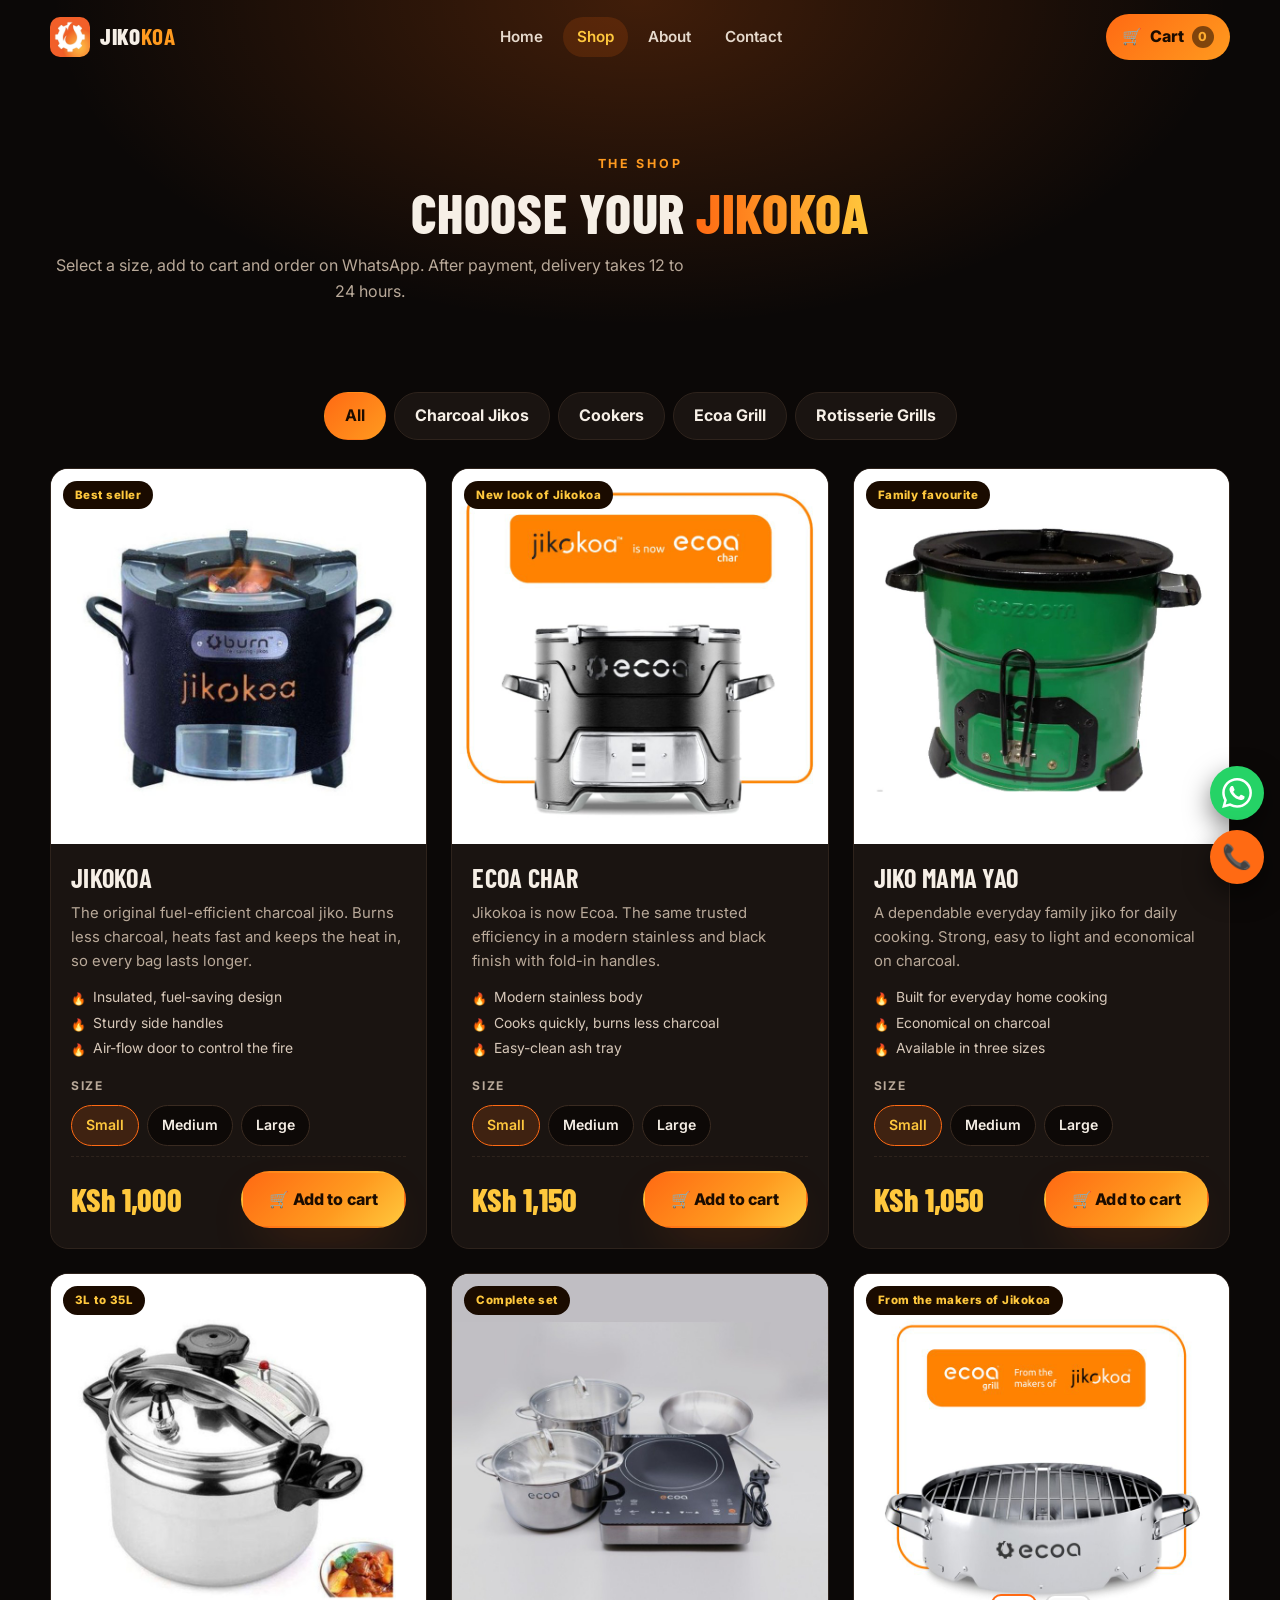
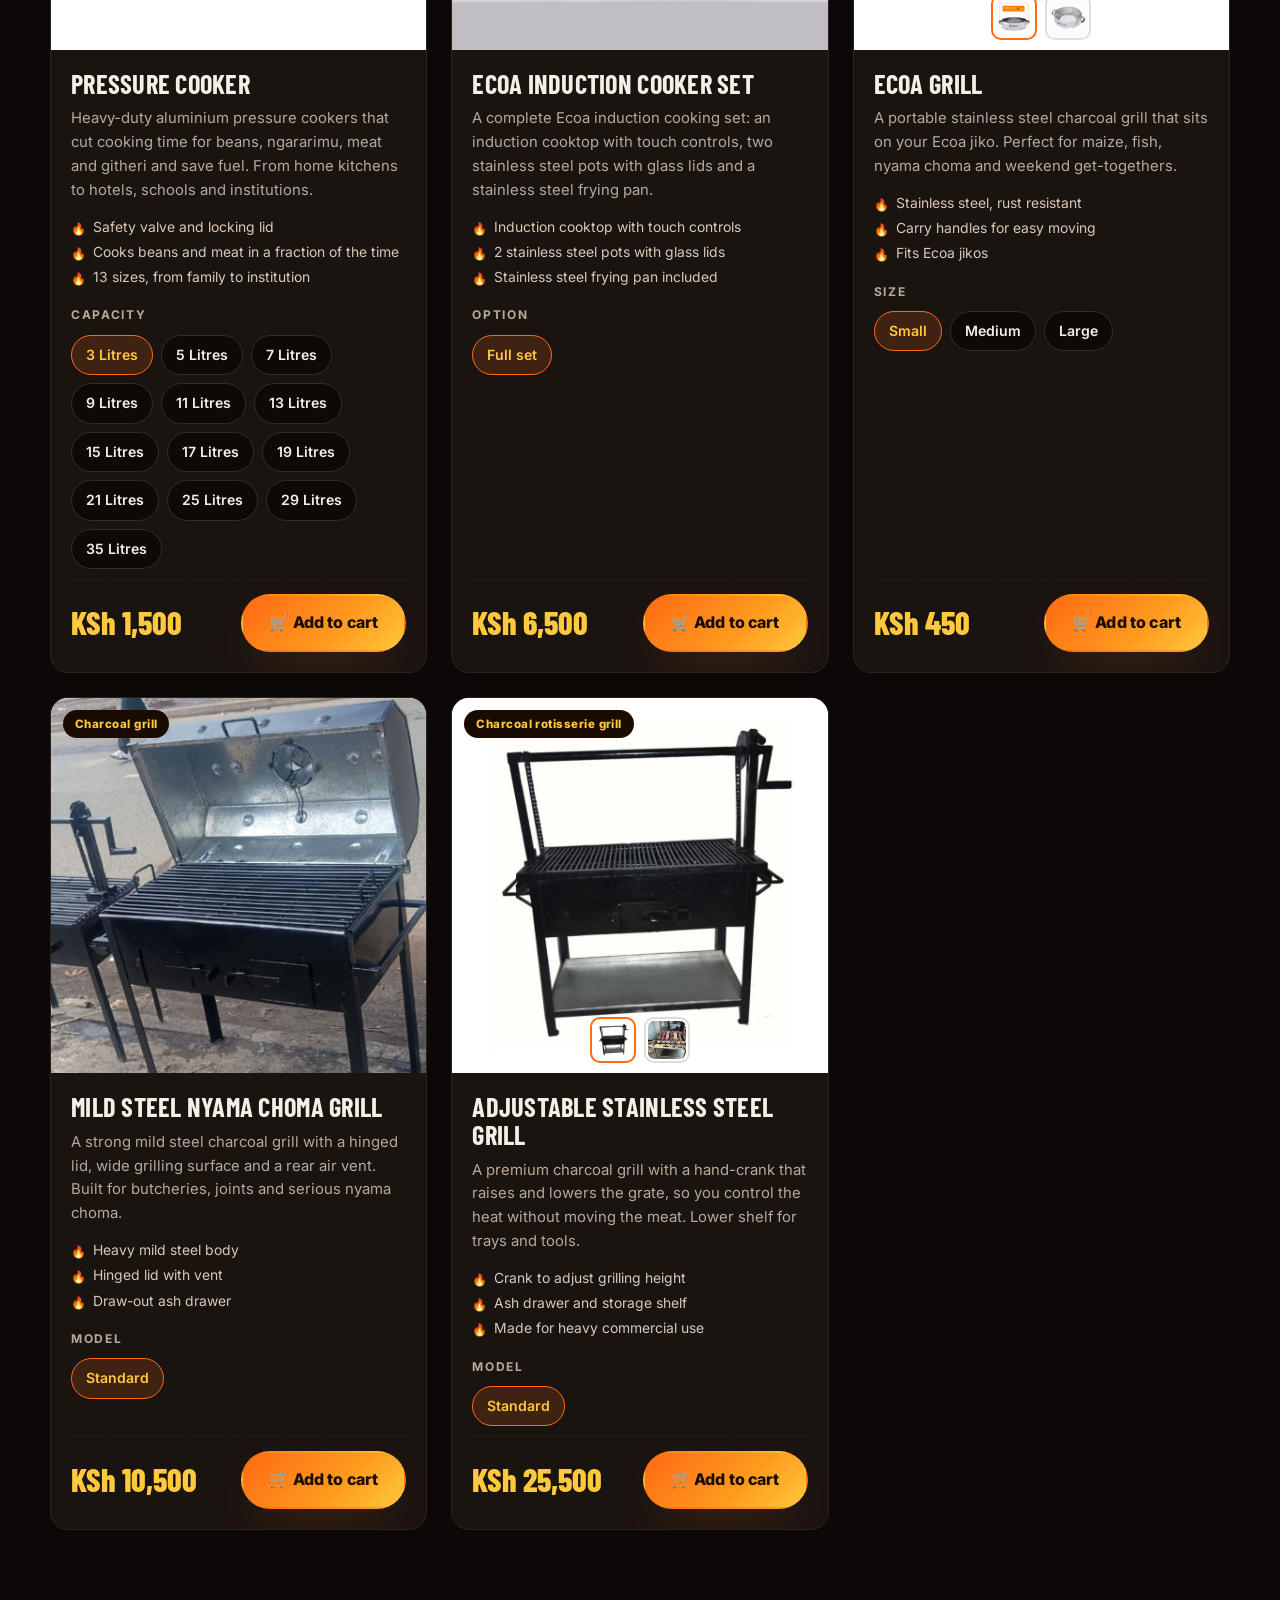
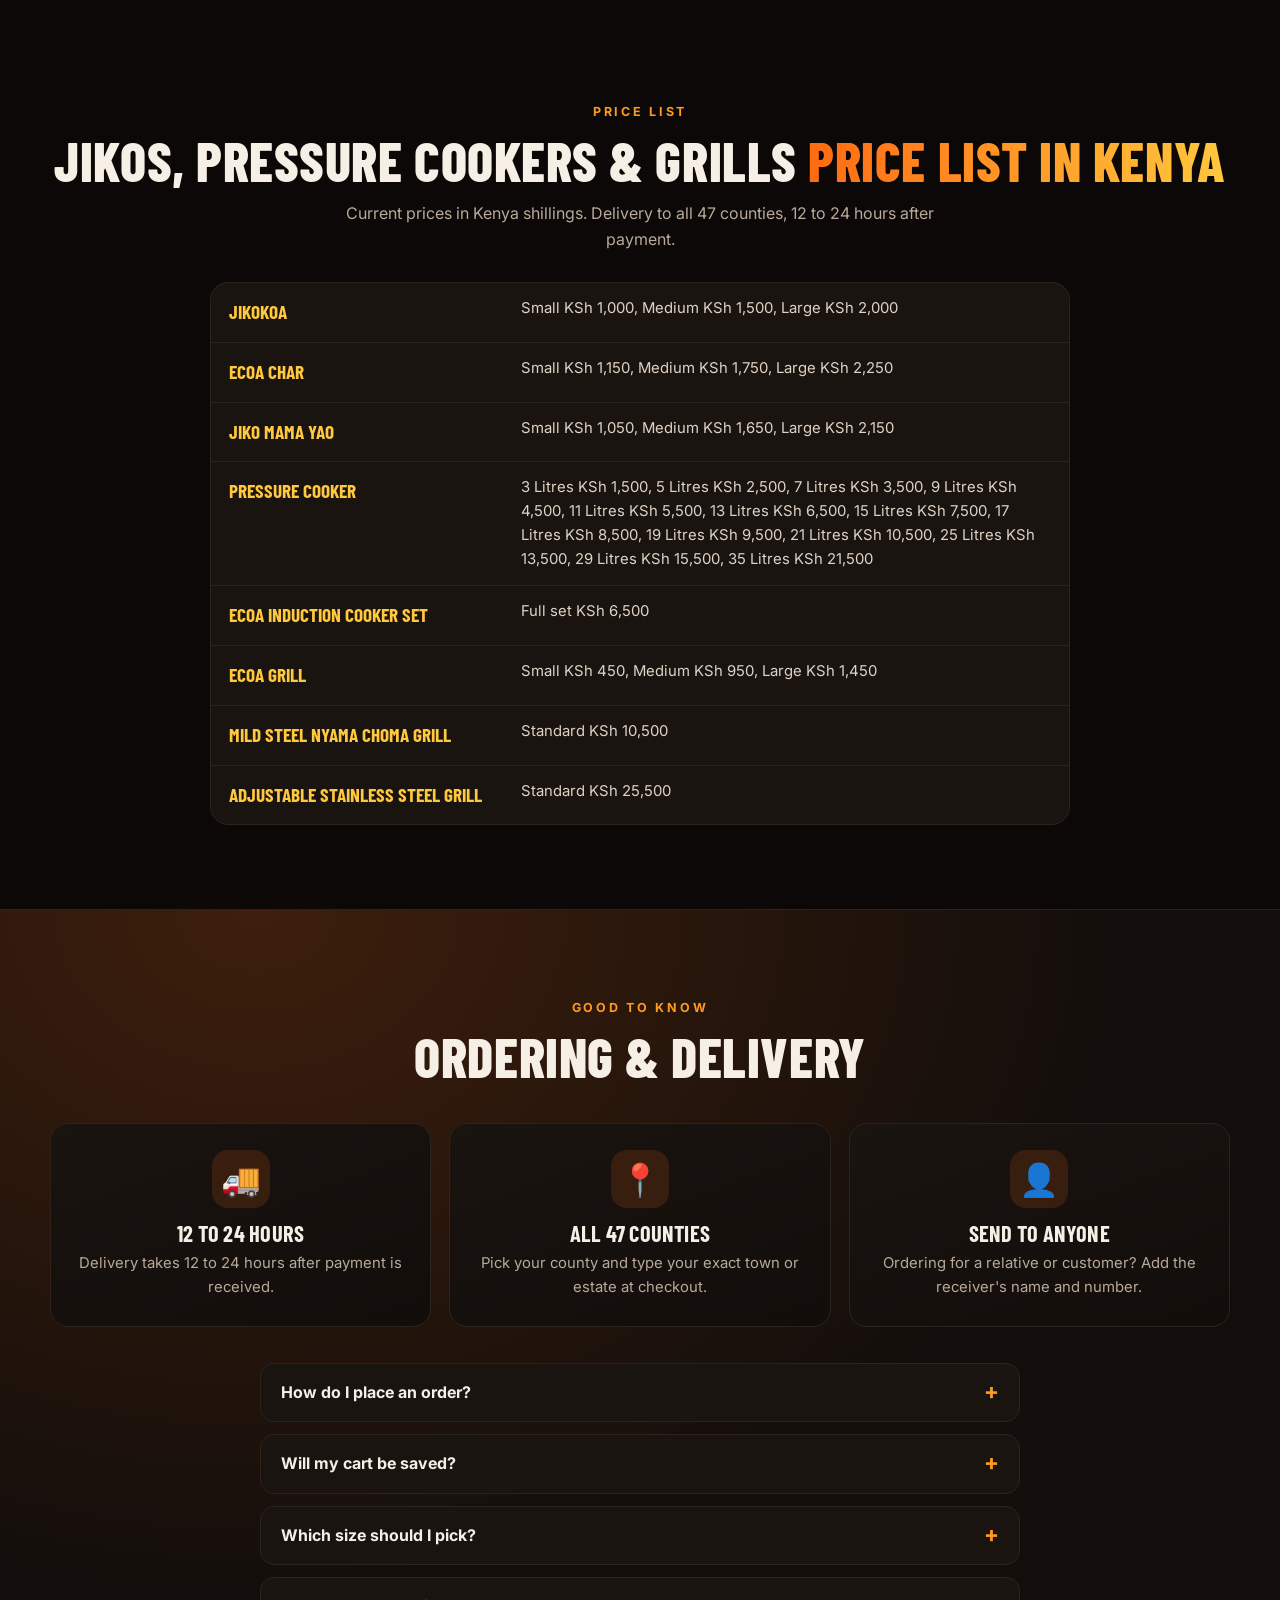
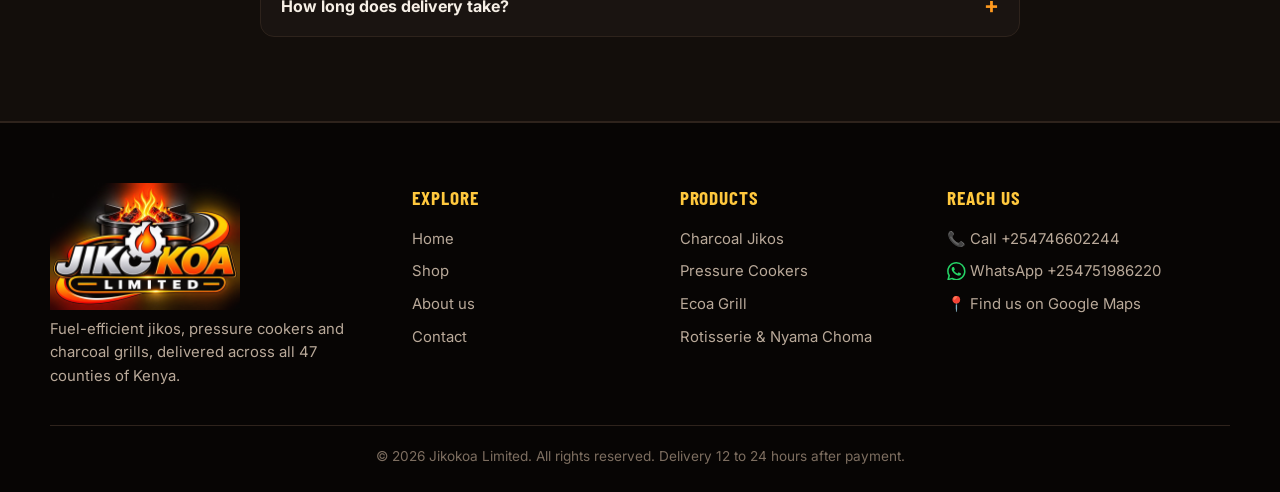
<file: shop.html>
<!DOCTYPE html>
<html lang="en">
<head>
<meta charset="utf-8">
<meta name="viewport" content="width=device-width,initial-scale=1">
<title>Shop | Jikokoa Limited</title>
<meta name="description" content="Buy Jikokoa jikos, Ecoa Char, Jiko Mama Yao, pressure cookers, Ecoa Grill and charcoal rotisserie grills. Prices in KSh, delivery across Kenya.">
<meta name="theme-color" content="#0b0807">
<meta property="og:title" content="Shop | Jikokoa Limited">
<meta property="og:description" content="Buy Jikokoa jikos, Ecoa Char, Jiko Mama Yao, pressure cookers, Ecoa Grill and charcoal rotisserie grills. Prices in KSh, delivery across Kenya.">
<meta property="og:type" content="website">
<meta property="og:site_name" content="Jikokoa Limited">
<meta property="og:url" content="https://jikokoa.com/shop">
<meta property="og:image" content="https://jikokoa.com/assets/img/logo.jpg">
<meta property="og:image:width" content="1536">
<meta property="og:image:height" content="1024">
<meta name="twitter:card" content="summary_large_image">
<meta name="twitter:image" content="https://jikokoa.com/assets/img/logo.jpg">
<link rel="canonical" href="https://jikokoa.com/shop">
<meta name="robots" content="index,follow,max-image-preview:large">
<link rel="icon" href="https://jikokoa.com/favicon.ico" sizes="any">
<link rel="icon" type="image/png" sizes="48x48" href="https://jikokoa.com/assets/img/favicon-48.png">
<link rel="icon" type="image/png" sizes="192x192" href="https://jikokoa.com/assets/img/favicon-192.png">
<link rel="apple-touch-icon" href="https://jikokoa.com/assets/img/apple-touch-icon.png">
<link rel="manifest" href="https://jikokoa.com/site.webmanifest">
<link rel="preconnect" href="https://fonts.googleapis.com">
<link rel="preconnect" href="https://fonts.gstatic.com" crossorigin>
<link href="https://fonts.googleapis.com/css2?family=Barlow+Condensed:wght@600;700;800&family=Inter:wght@400;500;600;700;800&display=swap" rel="stylesheet">
<link rel="stylesheet" href="css/style.css?v=3">
<script type="application/ld+json">{"@context": "https://schema.org", "@graph": [{"@type": "Product", "name": "Jikokoa", "description": "The original fuel-efficient charcoal jiko. Burns less charcoal, heats fast and keeps the heat in, so every bag lasts longer.", "image": "https://jikokoa.com/assets/img/jikokoa.jpg", "brand": {"@type": "Brand", "name": "Jikokoa Limited"}, "offers": {"@type": "AggregateOffer", "priceCurrency": "KES", "availability": "https://schema.org/InStock", "url": "https://jikokoa.com/shop#jikos", "seller": {"@id": "https://jikokoa.com/#business"}, "lowPrice": 1000, "highPrice": 2000, "offerCount": 3}}, {"@type": "Product", "name": "Ecoa Char", "description": "Jikokoa is now Ecoa. The same trusted efficiency in a modern stainless and black finish with fold-in handles.", "image": "https://jikokoa.com/assets/img/ecoa-char.jpg", "brand": {"@type": "Brand", "name": "Ecoa"}, "offers": {"@type": "AggregateOffer", "priceCurrency": "KES", "availability": "https://schema.org/InStock", "url": "https://jikokoa.com/shop#jikos", "seller": {"@id": "https://jikokoa.com/#business"}, "lowPrice": 1150, "highPrice": 2250, "offerCount": 3}}, {"@type": "Product", "name": "Jiko Mama Yao", "description": "A dependable everyday family jiko for daily cooking. Strong, easy to light and economical on charcoal.", "image": "https://jikokoa.com/assets/img/jiko-mama-yao.jpg", "brand": {"@type": "Brand", "name": "Jikokoa Limited"}, "offers": {"@type": "AggregateOffer", "priceCurrency": "KES", "availability": "https://schema.org/InStock", "url": "https://jikokoa.com/shop#jikos", "seller": {"@id": "https://jikokoa.com/#business"}, "lowPrice": 1050, "highPrice": 2150, "offerCount": 3}}, {"@type": "Product", "name": "Pressure Cooker", "description": "Heavy-duty aluminium pressure cookers that cut cooking time for beans, ngararimu, meat and githeri and save fuel. From home kitchens to hotels, schools and institutions.", "image": "https://jikokoa.com/assets/img/pressure-cooker.jpg", "brand": {"@type": "Brand", "name": "Pressure"}, "offers": {"@type": "AggregateOffer", "priceCurrency": "KES", "availability": "https://schema.org/InStock", "url": "https://jikokoa.com/shop#cookers", "seller": {"@id": "https://jikokoa.com/#business"}, "lowPrice": 1500, "highPrice": 21500, "offerCount": 13}}, {"@type": "Product", "name": "Ecoa Induction Cooker Set", "description": "A complete Ecoa induction cooking set: an induction cooktop with touch controls, two stainless steel pots with glass lids and a stainless steel frying pan.", "image": "https://jikokoa.com/assets/img/induction-cooker-set.jpg", "brand": {"@type": "Brand", "name": "Ecoa"}, "offers": {"@type": "Offer", "priceCurrency": "KES", "availability": "https://schema.org/InStock", "url": "https://jikokoa.com/shop#cookers", "seller": {"@id": "https://jikokoa.com/#business"}, "price": 6500}}, {"@type": "Product", "name": "Ecoa Grill", "description": "A portable stainless steel charcoal grill that sits on your Ecoa jiko. Perfect for maize, fish, nyama choma and weekend get-togethers.", "image": "https://jikokoa.com/assets/img/ecoa-grill.jpg", "brand": {"@type": "Brand", "name": "Ecoa"}, "offers": {"@type": "AggregateOffer", "priceCurrency": "KES", "availability": "https://schema.org/InStock", "url": "https://jikokoa.com/shop#grills", "seller": {"@id": "https://jikokoa.com/#business"}, "lowPrice": 450, "highPrice": 1450, "offerCount": 3}}, {"@type": "Product", "name": "Mild Steel Nyama Choma Grill", "description": "A strong mild steel charcoal grill with a hinged lid, wide grilling surface and a rear air vent. Built for butcheries, joints and serious nyama choma.", "image": "https://jikokoa.com/assets/img/grill-mild-steel.jpg", "brand": {"@type": "Brand", "name": "Mild"}, "offers": {"@type": "Offer", "priceCurrency": "KES", "availability": "https://schema.org/InStock", "url": "https://jikokoa.com/shop#rotisserie", "seller": {"@id": "https://jikokoa.com/#business"}, "price": 10500}}, {"@type": "Product", "name": "Adjustable Stainless Steel Grill", "description": "A premium charcoal grill with a hand-crank that raises and lowers the grate, so you control the heat without moving the meat. Lower shelf for trays and tools.", "image": "https://jikokoa.com/assets/img/grill-adjustable.jpg", "brand": {"@type": "Brand", "name": "Adjustable"}, "offers": {"@type": "Offer", "priceCurrency": "KES", "availability": "https://schema.org/InStock", "url": "https://jikokoa.com/shop#rotisserie", "seller": {"@id": "https://jikokoa.com/#business"}, "price": 25500}}]}</script><script type="application/ld+json">{"@context": "https://schema.org", "@type": "FAQPage", "mainEntity": [{"@type": "Question", "name": "How do I place an order?", "acceptedAnswer": {"@type": "Answer", "text": "Add items to your cart, tap Order Now, fill in your details and we receive the order on WhatsApp where we confirm the total and payment."}}, {"@type": "Question", "name": "How long does delivery take?", "acceptedAnswer": {"@type": "Answer", "text": "After payment, delivery takes 12 to 24 hours."}}, {"@type": "Question", "name": "Do you deliver to all counties in Kenya?", "acceptedAnswer": {"@type": "Answer", "text": "Yes. We deliver to all 47 counties. Choose your county and type your town or estate at checkout."}}]}</script>
</head>
<body>
<div class="progress"></div>
<header class="site-header">
  <div class="wrap bar">
    <a class="brand" href="./"><img src="assets/img/icon.jpg" alt=""><span>Jiko<b>koa</b></span></a>
    <nav class="nav" aria-label="Main">
      <button class="nav-x no-load" id="navClose" aria-label="Close menu">&times;</button>
      <a href="./">Home</a>
      <a href="shop" class="active">Shop</a>
      <a href="about">About</a>
      <a href="contact">Contact</a>
    </nav>
    <div class="tools">
      <button class="cart-btn" data-open-cart aria-label="Open cart">🛒 <span class="lbl">Cart</span> <span data-cart-count class="zero">0</span></button>
      <button class="burger" id="burger" aria-label="Menu" aria-expanded="false">☰</button>
    </div>
  </div>
</header>
<div class="nav-scrim" id="navScrim"></div>

<main>
<section class="page-hero">
  <div class="wrap"><span class="eyebrow">The shop</span><h1 class="title">Choose your <em>Jikokoa</em></h1><p class="lead">Select a size, add to cart and order on WhatsApp. After payment, delivery takes 12 to 24 hours.</p></div>
</section>
<section style="padding-top:10px">
  <div class="wrap">
    <div class="tabs" id="tabs">
      <button class="tab on" data-f="all">All</button>
      <button class="tab" data-f="jikos">Charcoal Jikos</button>
      <button class="tab" data-f="cookers">Cookers</button>
      <button class="tab" data-f="grills">Ecoa Grill</button>
      <button class="tab" data-f="rotisserie">Rotisserie Grills</button>
    </div>
    <div class="grid" id="products"></div>
  </div>
</section>
<section><div class="wrap"><div class="center"><span class="eyebrow">Price list</span><h2 class="title">Jikos, pressure cookers &amp; grills <em>price list in Kenya</em></h2><p class="lead">Current prices in Kenya shillings. Delivery to all 47 counties, 12 to 24 hours after payment.</p></div><div class="ptable reveal"><table><caption class="sr">Jikokoa Limited price list</caption><tbody><tr><th scope="row">Jikokoa</th><td>Small KSh 1,000, Medium KSh 1,500, Large KSh 2,000</td></tr><tr><th scope="row">Ecoa Char</th><td>Small KSh 1,150, Medium KSh 1,750, Large KSh 2,250</td></tr><tr><th scope="row">Jiko Mama Yao</th><td>Small KSh 1,050, Medium KSh 1,650, Large KSh 2,150</td></tr><tr><th scope="row">Pressure Cooker</th><td>3 Litres KSh 1,500, 5 Litres KSh 2,500, 7 Litres KSh 3,500, 9 Litres KSh 4,500, 11 Litres KSh 5,500, 13 Litres KSh 6,500, 15 Litres KSh 7,500, 17 Litres KSh 8,500, 19 Litres KSh 9,500, 21 Litres KSh 10,500, 25 Litres KSh 13,500, 29 Litres KSh 15,500, 35 Litres KSh 21,500</td></tr><tr><th scope="row">Ecoa Induction Cooker Set</th><td>Full set KSh 6,500</td></tr><tr><th scope="row">Ecoa Grill</th><td>Small KSh 450, Medium KSh 950, Large KSh 1,450</td></tr><tr><th scope="row">Mild Steel Nyama Choma Grill</th><td>Standard KSh 10,500</td></tr><tr><th scope="row">Adjustable Stainless Steel Grill</th><td>Standard KSh 25,500</td></tr></tbody></table></div></div></section>
<section class="band">
  <div class="wrap center">
    <span class="eyebrow">Good to know</span><h2 class="title">Ordering &amp; delivery</h2>
    <div class="features">
      <div class="feat reveal"><div class="ic">🚚</div><h4>12 to 24 hours</h4><p>Delivery takes 12 to 24 hours after payment is received.</p></div>
      <div class="feat reveal"><div class="ic">📍</div><h4>All 47 counties</h4><p>Pick your county and type your exact town or estate at checkout.</p></div>
      <div class="feat reveal"><div class="ic">👤</div><h4>Send to anyone</h4><p>Ordering for a relative or customer? Add the receiver's name and number.</p></div>
    </div>
    <div class="faq" style="text-align:left;max-width:760px;margin:36px auto 0">
      <details><summary>How do I place an order?</summary><p>Add items to your cart, tap Order Now, fill in your details and we will receive the order on WhatsApp where we confirm the total and payment.</p></details>
      <details><summary>Will my cart be saved?</summary><p>Yes. Your cart stays on every page of the site and is still there after you refresh or come back later on the same phone.</p></details>
      <details><summary>Which size should I pick?</summary><p>Small suits one or two people, Medium a small family and Large a big family or small business. Not sure? Chat to us on WhatsApp.</p></details>
      <details><summary>How long does delivery take?</summary><p>After payment, delivery takes 12 to 24 hours.</p></details>
    </div>
  </div>
</section>
</main>

<footer>
  <div class="wrap">
    <div class="fgrid">
      <div><img class="flogo" src="assets/img/logo-sm.jpg" alt="Jikokoa Limited"><p>Fuel-efficient jikos, pressure cookers and charcoal grills, delivered across all 47 counties of Kenya.</p></div>
      <div><h5>Explore</h5><ul><li><a href="./">Home</a></li><li><a href="shop">Shop</a></li><li><a href="about">About us</a></li><li><a href="contact">Contact</a></li></ul></div>
      <div><h5>Products</h5><ul><li><a href="shop#jikos">Charcoal Jikos</a></li><li><a href="shop#cookers">Pressure Cookers</a></li><li><a href="shop#grills">Ecoa Grill</a></li><li><a href="shop#rotisserie">Rotisserie &amp; Nyama Choma</a></li></ul></div>
      <div><h5>Reach us</h5><ul><li><a class="no-load" href="tel:+254746602244">📞 Call +254746602244</a></li><li><a class="no-load" target="_blank" rel="noopener" href="https://wa.me/254751986220"><svg class="wai" viewBox="0 0 24 24" aria-hidden="true"><path d="M17.472 14.382c-.297-.149-1.758-.867-2.03-.967-.273-.099-.471-.148-.67.15-.197.297-.767.966-.94 1.164-.173.199-.347.223-.644.075-.297-.15-1.255-.463-2.39-1.475-.883-.788-1.48-1.761-1.653-2.059-.173-.297-.018-.458.13-.606.134-.133.298-.347.446-.52.149-.174.198-.298.298-.497.099-.198.05-.371-.025-.52-.075-.149-.669-1.612-.916-2.207-.242-.579-.487-.5-.669-.51-.173-.008-.371-.01-.57-.01-.198 0-.52.074-.792.372-.272.297-1.04 1.016-1.04 2.479 0 1.462 1.065 2.875 1.213 3.074.149.198 2.096 3.2 5.077 4.487.709.306 1.262.489 1.694.625.712.227 1.36.195 1.871.118.571-.085 1.758-.719 2.006-1.413.248-.694.248-1.289.173-1.413-.074-.124-.272-.198-.57-.347m-5.421 7.403h-.004a9.87 9.87 0 01-5.031-1.378l-.361-.214-3.741.982.998-3.648-.235-.374a9.86 9.86 0 01-1.51-5.26c.001-5.45 4.436-9.884 9.888-9.884 2.64 0 5.122 1.03 6.988 2.898a9.825 9.825 0 012.893 6.994c-.003 5.45-4.437 9.884-9.885 9.884m8.413-18.297A11.815 11.815 0 0012.05 0C5.495 0 .16 5.335.157 11.892c0 2.096.547 4.142 1.588 5.945L.057 24l6.305-1.654a11.882 11.882 0 005.683 1.448h.005c6.554 0 11.89-5.335 11.893-11.893a11.821 11.821 0 00-3.48-8.413Z"/></svg> WhatsApp +254751986220</a></li><li><a class="no-load" target="_blank" rel="noopener" href="https://maps.app.goo.gl/tV4WfYy22N3AazrHA?g_st=ac">📍 Find us on Google Maps</a></li></ul></div>
    </div>
    <div class="copy">&copy; <span id="yr">2026</span> Jikokoa Limited. All rights reserved. Delivery 12 to 24 hours after payment.</div>
  </div>
</footer>
<div class="fab">
  <a class="wa no-load" target="_blank" rel="noopener" href="https://wa.me/254751986220?text=Hello%20Jikokoa%20Limited%2C%20I%20need%20help%20with%20an%20order." aria-label="Chat on WhatsApp"><svg class="wai" viewBox="0 0 24 24" aria-hidden="true"><path d="M17.472 14.382c-.297-.149-1.758-.867-2.03-.967-.273-.099-.471-.148-.67.15-.197.297-.767.966-.94 1.164-.173.199-.347.223-.644.075-.297-.15-1.255-.463-2.39-1.475-.883-.788-1.48-1.761-1.653-2.059-.173-.297-.018-.458.13-.606.134-.133.298-.347.446-.52.149-.174.198-.298.298-.497.099-.198.05-.371-.025-.52-.075-.149-.669-1.612-.916-2.207-.242-.579-.487-.5-.669-.51-.173-.008-.371-.01-.57-.01-.198 0-.52.074-.792.372-.272.297-1.04 1.016-1.04 2.479 0 1.462 1.065 2.875 1.213 3.074.149.198 2.096 3.2 5.077 4.487.709.306 1.262.489 1.694.625.712.227 1.36.195 1.871.118.571-.085 1.758-.719 2.006-1.413.248-.694.248-1.289.173-1.413-.074-.124-.272-.198-.57-.347m-5.421 7.403h-.004a9.87 9.87 0 01-5.031-1.378l-.361-.214-3.741.982.998-3.648-.235-.374a9.86 9.86 0 01-1.51-5.26c.001-5.45 4.436-9.884 9.888-9.884 2.64 0 5.122 1.03 6.988 2.898a9.825 9.825 0 012.893 6.994c-.003 5.45-4.437 9.884-9.885 9.884m8.413-18.297A11.815 11.815 0 0012.05 0C5.495 0 .16 5.335.157 11.892c0 2.096.547 4.142 1.588 5.945L.057 24l6.305-1.654a11.882 11.882 0 005.683 1.448h.005c6.554 0 11.89-5.335 11.893-11.893a11.821 11.821 0 00-3.48-8.413Z"/></svg></a>
  <a class="call no-load" href="tel:+254746602244" aria-label="Call us">📞</a>
</div>
<script>document.getElementById("yr").textContent=new Date().getFullYear();</script>
<script src="js/products.js?v=3"></script>
<script src="js/main.js?v=3"></script>
<script src="js/orders.js?v=3"></script>

<script>
  var host = document.getElementById("products");
  JKRenderProducts(host, JK_PRODUCTS);
  var tabs = document.querySelectorAll(".tab");
  function filter(f){
    tabs.forEach(function(t){t.classList.toggle("on", t.dataset.f===f)});
    document.querySelectorAll("#products .card").forEach(function(c){ c.classList.toggle("hide", f!=="all" && c.dataset.cat!==f); });
  }
  tabs.forEach(function(t){ t.addEventListener("click", function(){ filter(t.dataset.f); history.replaceState(null,"", t.dataset.f==="all"?"shop":"#"+t.dataset.f); }); });
  var h = location.hash.slice(1); if (h) filter(h);
  window.addEventListener("hashchange", function(){ filter(location.hash.slice(1)||"all"); });
</script>
</body></html>
</file>
<file: css/style.css>
/* JIKOKOA LIMITED */
:root{
  --bg:#0b0807;--bg2:#130e0b;--panel:#1a1411;--line:#2e231c;
  --ember:#ff6a13;--flame:#ff9a1f;--gold:#ffc83d;--cream:#f6efe6;--mut:#b9a999;
  --wa:#25d366;--r:18px;--shadow:0 20px 50px -20px rgba(255,106,19,.35);
  --head:"Barlow Condensed","Arial Narrow",Impact,sans-serif;--body:"Inter",system-ui,-apple-system,"Segoe UI",Roboto,sans-serif;
}
*{box-sizing:border-box;margin:0;padding:0}
html{scroll-behavior:smooth;-webkit-text-size-adjust:100%}
body{background:var(--bg);color:var(--cream);font-family:var(--body);line-height:1.6;overflow-x:hidden}
body.lock{overflow:hidden}
img{max-width:100%;display:block}
a{color:inherit;text-decoration:none}
ul{list-style:none}
h1,h2,h3,h4{font-family:var(--head);text-transform:uppercase;line-height:1.05;letter-spacing:.01em}
.wrap{width:min(1180px,100% - 32px);margin-inline:auto}
section{padding:84px 0;position:relative}
.eyebrow{display:inline-block;color:var(--flame);font-weight:700;letter-spacing:.22em;font-size:.78rem;text-transform:uppercase;margin-bottom:10px}
.title{font-size:clamp(2rem,6vw,3.4rem);font-weight:800}
.title em{font-style:normal;background:linear-gradient(90deg,var(--ember),var(--gold));-webkit-background-clip:text;background-clip:text;color:transparent}
.lead{color:var(--mut);max-width:640px;margin-top:12px}
.center{text-align:center}.center .lead{margin-inline:auto}
.progress{position:fixed;top:0;left:0;height:3px;background:linear-gradient(90deg,var(--ember),var(--gold));z-index:200;width:0}

/* loader */
.loader{position:fixed;inset:0;background:#070504;z-index:999;display:grid;place-items:center;opacity:0;visibility:hidden;transition:opacity .4s,visibility .4s}
.loader.show{opacity:1;visibility:visible}
.loader-inner{width:min(420px,80vw);text-align:center}
.loader img{mix-blend-mode:screen;animation:pulse 1.4s ease-in-out infinite;width:100%}
.loader-bar{height:4px;background:#241a14;border-radius:4px;margin-top:10px;overflow:hidden}
.loader-bar span{display:block;height:100%;width:40%;background:linear-gradient(90deg,var(--ember),var(--gold));border-radius:4px;animation:slide 1.1s ease-in-out infinite}
@keyframes pulse{0%,100%{transform:scale(.96);filter:brightness(.9)}50%{transform:scale(1.03);filter:brightness(1.25)}}
@keyframes slide{0%{transform:translateX(-110%)}100%{transform:translateX(280%)}}

/* header */
.site-header{position:fixed;top:0;left:0;right:0;z-index:100;transition:background .3s,box-shadow .3s,padding .3s;padding:14px 0}
.site-header::before{content:"";position:absolute;inset:0;background:rgba(11,8,7,.92);-webkit-backdrop-filter:blur(12px);backdrop-filter:blur(12px);box-shadow:0 1px 0 var(--line);opacity:0;transition:opacity .3s;pointer-events:none}
.site-header.scrolled{padding:8px 0}
.site-header.scrolled::before{opacity:1}
.site-header .bar{position:relative}
.bar{display:flex;align-items:center;justify-content:space-between;gap:14px}
.brand{display:flex;align-items:center;gap:10px;font-family:var(--head);font-weight:800;font-size:1.45rem;letter-spacing:.03em;text-transform:uppercase}
.brand img{width:40px;height:40px;border-radius:10px}
.brand b{color:var(--flame)}
.nav{display:flex;align-items:center;gap:6px}
.nav a{padding:8px 14px;border-radius:99px;font-weight:600;font-size:.95rem;color:#e6d9cc;transition:.25s}
.nav a:hover,.nav a.active{background:rgba(255,106,19,.15);color:var(--gold)}
.tools{display:flex;align-items:center;gap:10px}
.cart-btn{position:relative;display:inline-flex;align-items:center;gap:8px;background:linear-gradient(135deg,var(--ember),var(--flame));color:#1a0b00;border:0;font-weight:800;padding:10px 16px;border-radius:99px;cursor:pointer;font:inherit;font-weight:800}
.cart-btn [data-cart-count]{background:#1a0b00;color:var(--gold);min-width:22px;height:22px;border-radius:99px;display:grid;place-items:center;font-size:.78rem;padding:0 6px}
.cart-btn [data-cart-count].zero{opacity:.55}
.cart-btn.bump{animation:bump .5s}
@keyframes bump{30%{transform:scale(1.18) rotate(-4deg)}60%{transform:scale(.95)}}
.burger{display:none;background:var(--panel);border:1px solid var(--line);width:44px;height:44px;border-radius:12px;color:var(--cream);font-size:1.3rem;cursor:pointer}
@media(max-width:880px){
  .burger{display:block}
  .nav{position:fixed;top:0;right:0;bottom:0;width:min(300px,82vw);background:#120d0a;flex-direction:column;align-items:stretch;padding:90px 20px 20px;transform:translateX(105%);transition:transform .35s;border-left:1px solid var(--line);gap:4px;z-index:120}
  .nav a{padding:14px 16px;font-size:1.1rem}
  .nav-open .nav{transform:none}
  .cart-btn .lbl{display:none}
}

/* buttons */
.btn{position:relative;overflow:hidden;display:inline-flex;align-items:center;justify-content:center;gap:8px;font:inherit;font-weight:800;padding:14px 26px;border-radius:99px;border:2px solid transparent;cursor:pointer;transition:transform .2s,box-shadow .3s,background .3s;letter-spacing:.01em}
.btn:hover{transform:translateY(-2px)}
.btn-primary{background:linear-gradient(135deg,var(--ember),var(--flame) 60%,var(--gold));color:#1c0c00;box-shadow:var(--shadow)}
.btn-primary:hover{box-shadow:0 0 0 4px rgba(255,150,30,.2),var(--shadow)}
.btn-ghost{background:transparent;border-color:#5a4638;color:var(--cream)}
.btn-ghost:hover{border-color:var(--flame);color:var(--gold)}
.btn-wa{background:var(--wa);color:#04210e}
.btn.block{display:flex;width:100%}
.btn.is-loading{pointer-events:none;opacity:.92}
.btn-gear{position:absolute;right:12px;top:50%;width:22px;height:22px;margin-top:-11px;border-radius:6px;animation:spin .7s linear infinite}
@keyframes spin{to{transform:rotate(360deg)}}
.ripple{position:absolute;width:10px;height:10px;margin:-5px;border-radius:50%;background:rgba(255,255,255,.55);animation:rip .6s ease-out forwards;pointer-events:none}
@keyframes rip{to{transform:scale(40);opacity:0}}
.icon-btn{background:var(--panel);border:1px solid var(--line);color:var(--cream);width:38px;height:38px;border-radius:50%;font-size:1.4rem;cursor:pointer;line-height:1}

/* hero */
.hero{min-height:100svh;padding:110px 0 70px;display:grid;place-items:center;overflow:hidden;isolation:isolate;text-align:center}
.hero-video,.hero-poster{position:absolute;inset:0;width:100%;height:100%;object-fit:cover;z-index:-3}
.hero::before{content:"";position:absolute;inset:0;z-index:-2;background:radial-gradient(ellipse at 50% 45%,rgba(11,8,7,.15) 0%,rgba(11,8,7,.7) 70%),linear-gradient(180deg,rgba(11,8,7,.55),rgba(11,8,7,.2) 40%,var(--bg) 100%)}
.hero canvas{position:absolute;inset:0;width:100%;height:100%;z-index:-1;pointer-events:none}
.hero-logo{will-change:opacity;width:min(720px,94vw);height:auto;margin-inline:auto;-webkit-mask-image:radial-gradient(ellipse 50% 50% at 50% 50%,#000 62%,transparent 100%);mask-image:radial-gradient(ellipse 50% 50% at 50% 50%,#000 62%,transparent 100%);mix-blend-mode:screen;animation:float 6s ease-in-out infinite;filter:drop-shadow(0 0 40px rgba(255,106,19,.45));will-change:transform}
@keyframes float{50%{margin-top:-10px}}
.hero h1{font-size:clamp(1.7rem,5vw,3.1rem);font-weight:800;margin-top:6px;text-shadow:0 4px 30px #000}
.hero h1 em{font-style:normal;color:var(--gold)}
.hero p{color:#e5d6c6;max-width:620px;margin:14px auto 26px;text-shadow:0 2px 14px #000}
.cta{display:flex;gap:12px;justify-content:center;flex-wrap:wrap}
.scroll-cue{position:absolute;bottom:18px;left:50%;width:26px;height:42px;margin-left:-13px;border:2px solid rgba(255,255,255,.4);border-radius:20px}
.scroll-cue::after{content:"";position:absolute;left:50%;top:8px;width:4px;height:8px;margin-left:-2px;background:var(--gold);border-radius:4px;animation:cue 1.6s infinite}
@keyframes cue{0%{opacity:0;transform:translateY(0)}30%{opacity:1}100%{opacity:0;transform:translateY(14px)}}

/* marquee + trust */
.marquee{overflow:hidden;background:linear-gradient(90deg,var(--ember),var(--gold));color:#1b0b00;padding:12px 0;font-family:var(--head);font-weight:800;font-size:1.25rem;text-transform:uppercase;letter-spacing:.06em;white-space:nowrap}
.marquee div{display:inline-block;animation:mq 30s linear infinite}
.marquee span{margin:0 22px}
@keyframes mq{to{transform:translateX(-50%)}}
.stats{display:grid;grid-template-columns:repeat(4,1fr);gap:14px;margin-top:-50px;position:relative;z-index:5}
.stat{background:var(--panel);border:1px solid var(--line);border-radius:var(--r);padding:22px 12px;text-align:center}
.stat b{display:block;font-family:var(--head);font-size:2.4rem;color:var(--gold);line-height:1}
.stat span{color:var(--mut);font-size:.88rem}
@media(max-width:640px){.stats{grid-template-columns:repeat(2,1fr);margin-top:-30px}}

/* categories */
.cats{display:grid;grid-template-columns:repeat(auto-fit,minmax(240px,1fr));gap:18px;margin-top:38px}
.cat{position:relative;border-radius:var(--r);overflow:hidden;background:#fff;aspect-ratio:4/4.4;display:block;border:1px solid var(--line);transition:transform .35s,box-shadow .35s}
.cat img{width:100%;height:100%;object-fit:contain;padding:18px 18px 90px;transition:transform .6s}
.cat:hover{transform:translateY(-6px);box-shadow:var(--shadow)}
.cat:hover img{transform:scale(1.07)}
.cat div{position:absolute;left:0;right:0;bottom:0;padding:50px 18px 18px;background:linear-gradient(0deg,#0b0807 55%,transparent)}
.cat h3{font-size:1.6rem;color:var(--cream)}
.cat small{color:var(--flame);font-weight:700}

/* product grid */
.tabs{display:flex;gap:8px;flex-wrap:wrap;justify-content:center;margin:28px 0}
.tab{background:var(--panel);border:1px solid var(--line);color:var(--cream);padding:10px 20px;border-radius:99px;font:inherit;font-weight:700;cursor:pointer;transition:.25s}
.tab.on,.tab:hover{background:linear-gradient(135deg,var(--ember),var(--flame));color:#1c0c00;border-color:transparent}
.grid{display:grid;grid-template-columns:repeat(auto-fill,minmax(310px,1fr));gap:24px}
.card{background:var(--panel);border:1px solid var(--line);border-radius:var(--r);overflow:hidden;display:flex;flex-direction:column;transition:transform .25s,box-shadow .3s,border-color .3s}
.card:hover{border-color:#5b3a22;box-shadow:var(--shadow)}
.card-img{position:relative;background:#fff;aspect-ratio:1;display:grid;place-items:center}
.card-img>img{width:100%;height:100%;object-fit:contain;transition:transform .5s}
.card:hover .card-img>img{transform:scale(1.05)}
.badge{position:absolute;top:12px;left:12px;background:#1a0b00;color:var(--gold);font-size:.72rem;font-weight:800;padding:5px 12px;border-radius:99px;z-index:2;letter-spacing:.04em}
.thumbs{position:absolute;bottom:10px;left:50%;transform:translateX(-50%);display:flex;gap:8px}
.thumbs button{width:46px;height:46px;border-radius:10px;border:2px solid #ddd;background:#fff;padding:2px;cursor:pointer;overflow:hidden}
.thumbs button.on{border-color:var(--ember)}
.thumbs img{width:100%;height:100%;object-fit:cover;border-radius:6px}
.card-body{padding:20px;display:flex;flex-direction:column;gap:10px;flex:1}
.card h3{font-size:1.65rem}
.card p{color:var(--mut);font-size:.93rem}
.card ul{font-size:.87rem;color:#d8c9ba}
.card li{padding-left:22px;position:relative;margin:3px 0}
.card li::before{content:"🔥";position:absolute;left:0;font-size:.75rem;top:3px}
.opt-label{font-size:.75rem;letter-spacing:.14em;text-transform:uppercase;color:var(--mut);font-weight:700;margin-top:4px}
.chips{display:flex;flex-wrap:wrap;gap:8px}
.chip{background:#0d0907;border:1.5px solid #3a2b21;color:var(--cream);padding:8px 14px;border-radius:99px;font:inherit;font-size:.88rem;font-weight:600;cursor:pointer;transition:.2s}
.chip:hover{border-color:var(--flame)}
.chip.on{background:rgba(255,106,19,.16);border-color:var(--ember);color:var(--gold)}
.buy{margin-top:auto;padding-top:14px;display:flex;align-items:center;justify-content:space-between;gap:12px;flex-wrap:wrap;border-top:1px dashed var(--line)}
.price{font-family:var(--head);font-size:2rem;font-weight:800;color:var(--gold)}
.card.hide{display:none}

/* split / about */
.split{display:grid;grid-template-columns:1fr 1fr;gap:44px;align-items:center}
.split img.photo{border-radius:var(--r);border:1px solid var(--line);box-shadow:var(--shadow);width:100%;aspect-ratio:4/3;object-fit:cover}
@media(max-width:820px){.split{grid-template-columns:1fr;gap:28px}}
.ticks li{padding:8px 0 8px 34px;position:relative;color:#e0d2c4}
.ticks li::before{content:"✔";position:absolute;left:0;top:7px;width:24px;height:24px;border-radius:50%;background:rgba(255,106,19,.18);color:var(--gold);display:grid;place-items:center;font-size:.75rem}
.features{display:grid;grid-template-columns:repeat(auto-fit,minmax(250px,1fr));gap:18px;margin-top:38px}
.feat{background:linear-gradient(160deg,var(--panel),#120d0a);border:1px solid var(--line);border-radius:var(--r);padding:26px;transition:.3s}
.feat:hover{transform:translateY(-6px);border-color:var(--ember)}
.feat .ic{font-size:2rem;display:inline-grid;place-items:center;width:58px;height:58px;border-radius:16px;background:rgba(255,106,19,.14);margin-bottom:14px}
.feat h4{font-size:1.4rem;margin-bottom:6px}
.feat p{color:var(--mut);font-size:.93rem}
.steps{counter-reset:s;display:grid;grid-template-columns:repeat(auto-fit,minmax(210px,1fr));gap:18px;margin-top:36px}
.step{counter-increment:s;background:var(--panel);border:1px solid var(--line);border-radius:var(--r);padding:26px 22px;position:relative}
.step::before{content:counter(s);font-family:var(--head);font-size:3.2rem;font-weight:800;color:rgba(255,150,30,.28);position:absolute;top:6px;right:16px;line-height:1}
.step h4{font-size:1.3rem;margin-bottom:6px;color:var(--gold)}
.step p{color:var(--mut);font-size:.92rem}
.band{background:radial-gradient(ellipse at 20% 0%,rgba(255,106,19,.18),transparent 60%),var(--bg2);border-block:1px solid var(--line)}
.gallery{display:grid;grid-template-columns:1.3fr 1fr;gap:16px;margin-top:34px}
.gallery img{width:100%;height:100%;object-fit:cover;border-radius:var(--r);border:1px solid var(--line);min-height:280px}
@media(max-width:700px){.gallery{grid-template-columns:1fr}}
.cta-box{text-align:center;background:linear-gradient(135deg,#2a1204,#12090a);border:1px solid #5b3a22;border-radius:26px;padding:56px 24px;position:relative;overflow:hidden}
.cta-box::after{content:"";position:absolute;inset:auto -20% -60% -20%;height:80%;background:radial-gradient(ellipse,rgba(255,106,19,.35),transparent 65%);pointer-events:none}
.cta-box>*{position:relative;z-index:1}
.page-hero{padding:150px 0 50px;text-align:center;background:radial-gradient(ellipse at 50% 0%,rgba(255,106,19,.22),transparent 65%)}
.faq details{background:var(--panel);border:1px solid var(--line);border-radius:14px;padding:16px 20px;margin-top:12px}
.faq summary{cursor:pointer;font-weight:700;list-style:none;display:flex;justify-content:space-between;gap:10px}
.faq summary::after{content:"+";color:var(--flame);font-size:1.4rem;line-height:1}
.faq details[open] summary::after{content:"–"}
.faq p{color:var(--mut);margin-top:10px;font-size:.95rem}
.contact-grid{display:grid;grid-template-columns:repeat(auto-fit,minmax(260px,1fr));gap:18px;margin-top:34px}
.ccard{background:var(--panel);border:1px solid var(--line);border-radius:var(--r);padding:28px;text-align:center;transition:.3s}
.ccard:hover{transform:translateY(-6px);border-color:var(--ember)}
.ccard .ic{font-size:2.2rem}
.ccard h4{font-size:1.5rem;margin:8px 0 4px}
.ccard p{color:var(--mut);margin-bottom:16px;font-size:.95rem}

/* footer */
footer{background:#070504;border-top:1px solid var(--line);padding:60px 0 24px}
.fgrid{display:grid;grid-template-columns:1.4fr 1fr 1fr 1.2fr;gap:32px}
@media(max-width:820px){.fgrid{grid-template-columns:1fr 1fr}}
@media(max-width:520px){.fgrid{grid-template-columns:1fr}}
footer h5{font-family:var(--head);font-size:1.2rem;color:var(--gold);text-transform:uppercase;margin-bottom:12px;letter-spacing:.05em}
footer li{margin:7px 0}
footer a,footer p{color:var(--mut);font-size:.93rem}
footer a:hover{color:var(--gold)}
.flogo{width:190px;height:auto;mix-blend-mode:screen;margin-bottom:8px}
.copy{border-top:1px solid var(--line);margin-top:36px;padding-top:20px;text-align:center;color:#7d6e60;font-size:.85rem}

/* floating buttons */
.fab{position:fixed;right:16px;bottom:16px;z-index:90;display:flex;flex-direction:column;gap:10px}
.fab a{width:54px;height:54px;border-radius:50%;display:grid;place-items:center;font-size:1.5rem;box-shadow:0 10px 26px rgba(0,0,0,.5);transition:transform .25s}
.fab a:hover{transform:scale(1.1)}
.fab .wa{background:var(--wa);animation:ring 2.4s infinite}
.fab .call{background:var(--ember)}
@keyframes ring{0%{box-shadow:0 0 0 0 rgba(37,211,102,.6)}70%,100%{box-shadow:0 0 0 18px rgba(37,211,102,0)}}

/* drawer */
.scrim{position:fixed;inset:0;background:rgba(0,0,0,.65);z-index:300;opacity:0;visibility:hidden;transition:.3s}
.scrim.show{opacity:1;visibility:visible}
.drawer{position:fixed;top:0;right:0;bottom:0;width:min(440px,100vw);background:#120d0a;border-left:1px solid var(--line);z-index:310;display:flex;flex-direction:column;transform:translateX(105%);transition:transform .35s cubic-bezier(.2,.8,.2,1)}
.drawer.open{transform:none}
.drawer-head{display:flex;justify-content:space-between;align-items:center;padding:18px 20px;border-bottom:1px solid var(--line)}
.drawer-head h3{font-size:1.7rem}
.drawer-head span{color:var(--flame)}
.drawer-body{flex:1;overflow:auto;padding:14px 20px}
.drawer-foot{padding:16px 20px 20px;border-top:1px solid var(--line);display:grid;gap:10px;background:#0e0a08}
.drawer-foot .row{display:flex;justify-content:space-between;font-size:1.15rem}
.drawer-foot strong{color:var(--gold);font-family:var(--head);font-size:1.7rem}
.note{font-size:.84rem;color:var(--mut)}
.note b{color:var(--gold)}
.ci{display:grid;grid-template-columns:72px 1fr auto;gap:12px;padding:14px 0;border-bottom:1px solid var(--line);align-items:start}
.ci>img{width:72px;height:72px;border-radius:12px;background:#fff;object-fit:contain}
.ci h4{font-size:1.2rem}
.ci small{color:var(--mut);display:block;margin-bottom:8px}
.ci-side{text-align:right;display:flex;flex-direction:column;gap:8px;align-items:flex-end}
.ci-side strong{color:var(--gold)}
.rm{background:none;border:0;color:#ff7a5c;font:inherit;font-size:.82rem;cursor:pointer;text-decoration:underline}
.qty{display:inline-flex;align-items:center;border:1px solid #3a2b21;border-radius:99px;overflow:hidden}
.qty button{background:none;border:0;color:var(--cream);width:32px;height:30px;font-size:1.1rem;cursor:pointer}
.qty span{min-width:28px;text-align:center;font-weight:700}
.empty{text-align:center;padding:50px 10px;display:grid;gap:14px;justify-items:center;color:var(--mut)}
.empty img{width:90px;border-radius:20px}

/* modal */
.modal{position:fixed;inset:0;background:rgba(0,0,0,.75);z-index:400;display:grid;place-items:center;padding:14px;opacity:0;visibility:hidden;transition:.3s;overflow:auto}
.modal.show{opacity:1;visibility:visible}
.modal-card{position:relative;background:#140e0b;border:1px solid #5b3a22;border-radius:22px;width:min(520px,100%);max-height:94vh;overflow:auto;padding:26px 22px;transform:translateY(20px);transition:.35s}
.modal.show .modal-card{transform:none}
.modal-x{position:absolute;top:14px;right:14px}
.modal h3{font-size:1.9rem;padding-right:40px}
.sub{color:var(--mut);font-size:.92rem;margin-bottom:16px}
#coForm{display:grid;gap:14px}
#coForm label,#coForm legend{font-weight:700;font-size:.9rem;display:grid;gap:6px}
#coForm .hint{color:var(--mut);font-weight:400}
#coForm input:not([type=radio]),#coForm select{width:100%;background:#0b0807;border:1.5px solid #3a2b21;color:var(--cream);padding:13px 14px;border-radius:12px;font:inherit;font-size:1rem;font-weight:400}
#coForm input:focus,#coForm select:focus{outline:0;border-color:var(--ember);box-shadow:0 0 0 3px rgba(255,106,19,.22)}
#coForm fieldset{border:1.5px solid #3a2b21;border-radius:14px;padding:12px 14px;display:grid;gap:10px}
#coForm legend{padding:0 6px}
.radio{display:flex!important;grid-auto-flow:column;align-items:center;justify-content:start;gap:10px!important;font-weight:500!important;cursor:pointer}
.radio input{accent-color:var(--ember);width:18px;height:18px}
#rcvOther{display:grid;gap:12px}
#rcvOther[hidden]{display:none}
.sizebox{background:#0b0807;border:1.5px dashed #3a2b21;border-radius:12px;padding:8px 14px;font-weight:400}
.sizebox div{display:flex;justify-content:space-between;gap:10px;padding:5px 0;font-size:.92rem}
.sizebox b{color:var(--gold)}
.co-total{display:flex;justify-content:space-between;align-items:center;font-size:1.1rem}
.co-total strong{font-family:var(--head);font-size:1.8rem;color:var(--gold)}
.err{color:#ff8a70;font-size:.9rem;min-height:0}
.toast{position:fixed;left:50%;bottom:90px;transform:translate(-50%,30px);background:#1a0b00;color:var(--gold);border:1px solid var(--ember);padding:12px 22px;border-radius:99px;font-weight:700;z-index:500;opacity:0;transition:.3s;pointer-events:none}
.toast.show{opacity:1;transform:translate(-50%,0)}

/* reveal */
.reveal{opacity:0;transform:translateY(34px);transition:opacity .8s cubic-bezier(.2,.7,.2,1),transform .8s cubic-bezier(.2,.7,.2,1)}
.reveal.in{opacity:1;transform:none}
.card.reveal.tilt{transition:opacity .8s,transform .18s ease-out,box-shadow .3s,border-color .3s}
@media(prefers-reduced-motion:reduce){*{animation:none!important;transition:none!important}.reveal{opacity:1;transform:none}}

/* nav close + scrim */
.nav-x,.nav-scrim{display:none}
@media(max-width:880px){
  .nav-x{display:grid;position:absolute;top:18px;right:18px;width:44px;height:44px;place-items:center;border-radius:50%;background:var(--panel);border:1px solid #5b3a22;color:var(--gold);font-size:1.8rem;line-height:1;cursor:pointer}
  .nav-scrim{display:block;position:fixed;inset:0;background:rgba(0,0,0,.6);z-index:95;opacity:0;visibility:hidden;transition:.3s}
  .nav-open .nav-scrim{opacity:1;visibility:visible}
  body.nav-open{overflow:hidden}
}
/* whatsapp icon */
.wai{width:1.25em;height:1.25em;fill:currentColor;flex:none}
.fab .wa .wai{width:30px;height:30px;fill:#fff}
.btn-wa{background:#25d366;color:#fff}
.btn-wa .wai{fill:#fff}
.feat .ic.wa-ic,.ccard .ic.wa-ic{color:#25d366}
.feat .ic.wa-ic .wai,.ccard .ic.wa-ic .wai{width:30px;height:30px}
footer li .wai{vertical-align:-4px;fill:#25d366}
/* map */
.mapbox{margin-top:30px;border-radius:var(--r);overflow:hidden;border:1px solid #5b3a22;box-shadow:var(--shadow);background:#111}
.mapbox iframe{display:block;width:100%;height:420px;border:0}
@media(max-width:600px){.mapbox iframe{height:340px}}
/* confirm dialog */
.cdlg{position:fixed;inset:0;z-index:600;background:rgba(0,0,0,.75);display:grid;place-items:center;padding:20px;opacity:0;visibility:hidden;transition:.25s}
.cdlg.show{opacity:1;visibility:visible}
.cdlg>div{background:#140e0b;border:1px solid #5b3a22;border-radius:20px;padding:26px 22px;width:min(380px,100%);text-align:center;transform:scale(.94);transition:.25s}
.cdlg.show>div{transform:none}
.cdlg h4{font-size:1.7rem;margin-bottom:6px}
.cdlg p{color:var(--mut);margin-bottom:18px}
.cdlg .two{display:grid;grid-template-columns:1fr 1fr;gap:10px}
.btn-danger{background:#e5483a;color:#fff}

.sr{position:absolute;width:1px;height:1px;overflow:hidden;clip:rect(0 0 0 0)}
.ptable{margin:30px auto 0;max-width:860px;background:var(--panel);border:1px solid var(--line);border-radius:var(--r);overflow:hidden}
.ptable table{width:100%;border-collapse:collapse}
.ptable th,.ptable td{padding:14px 18px;text-align:left;border-bottom:1px solid var(--line);font-size:.93rem;vertical-align:top}
.ptable tr:last-child th,.ptable tr:last-child td{border-bottom:0}
.ptable th{font-family:var(--head);text-transform:uppercase;font-size:1.2rem;color:var(--gold);width:34%}
.ptable td{color:#e0d2c4}
@media(max-width:600px){.ptable th,.ptable td{display:block;width:auto}.ptable th{padding-bottom:2px;border:0}.ptable td{padding-top:0}}
</file>
